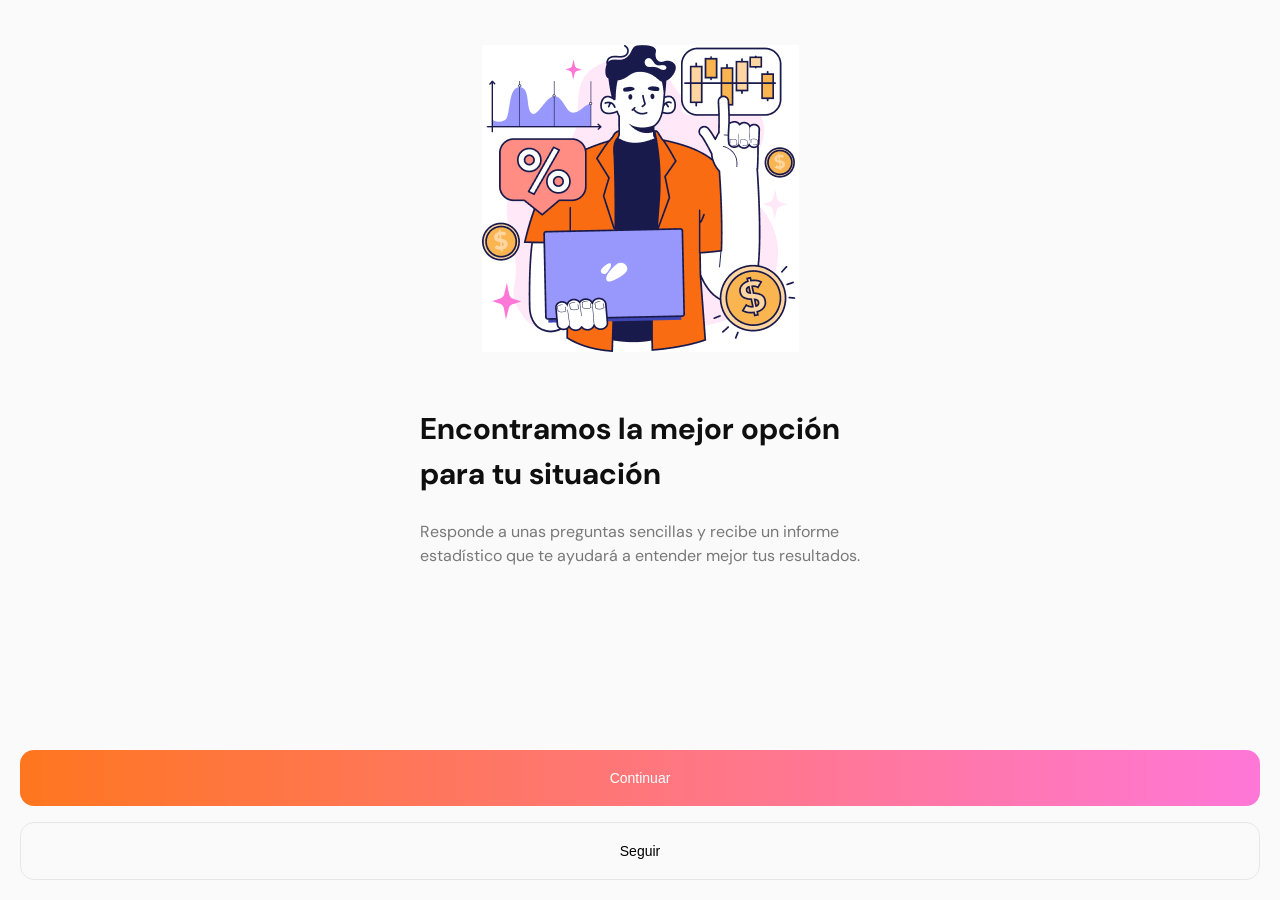
<file: index.html>
<!doctype html>
<html lang="en">
  <head>
    <meta charset="UTF-8" />
    <meta name="viewport" content="width=device-width, initial-scale=1.0" />
    <link rel="stylesheet" href="./CSS/onboarding.css" />
    <title>Onboarding - Step 1</title>
  </head>
  <body>
    <div class="onboarding-container">
      <!-- Content -->
      <div class="content">
        <!-- Illustration -->
        <div class="illustration">
          <img
            src="./assets/onboarding-1.jpg"
            alt="Manage Your Money"
            class="illustration-img"
          />
        </div>

        <!-- Text and Button Wrapper -->
        <div>
          <!-- Text -->
          <div class="text-block">
            <h1 class="title">Encontramos la mejor opción para tu situación</h1>
            <p class="description">
              Responde a unas preguntas sencillas y recibe un informe estadístico que te ayudará a entender mejor tus resultados.
            </p>
          </div>

          <!-- Button -->
          <div class="button-block">
            <button class="btn-primary" id="btn">
              <span>Continuar</span>
            </button>
            <button class="btn-light" id="skip">Seguir</button>
          </div>
        </div>
      </div>
    </div>
    <script>
      btn.onclick = function () {
        location.href = "./profile-plan.html";
      };
      skip.onclick = function () {
        location.href = "./profile-plan.html";
      };
    </script>
  </body>
</html>
</file>
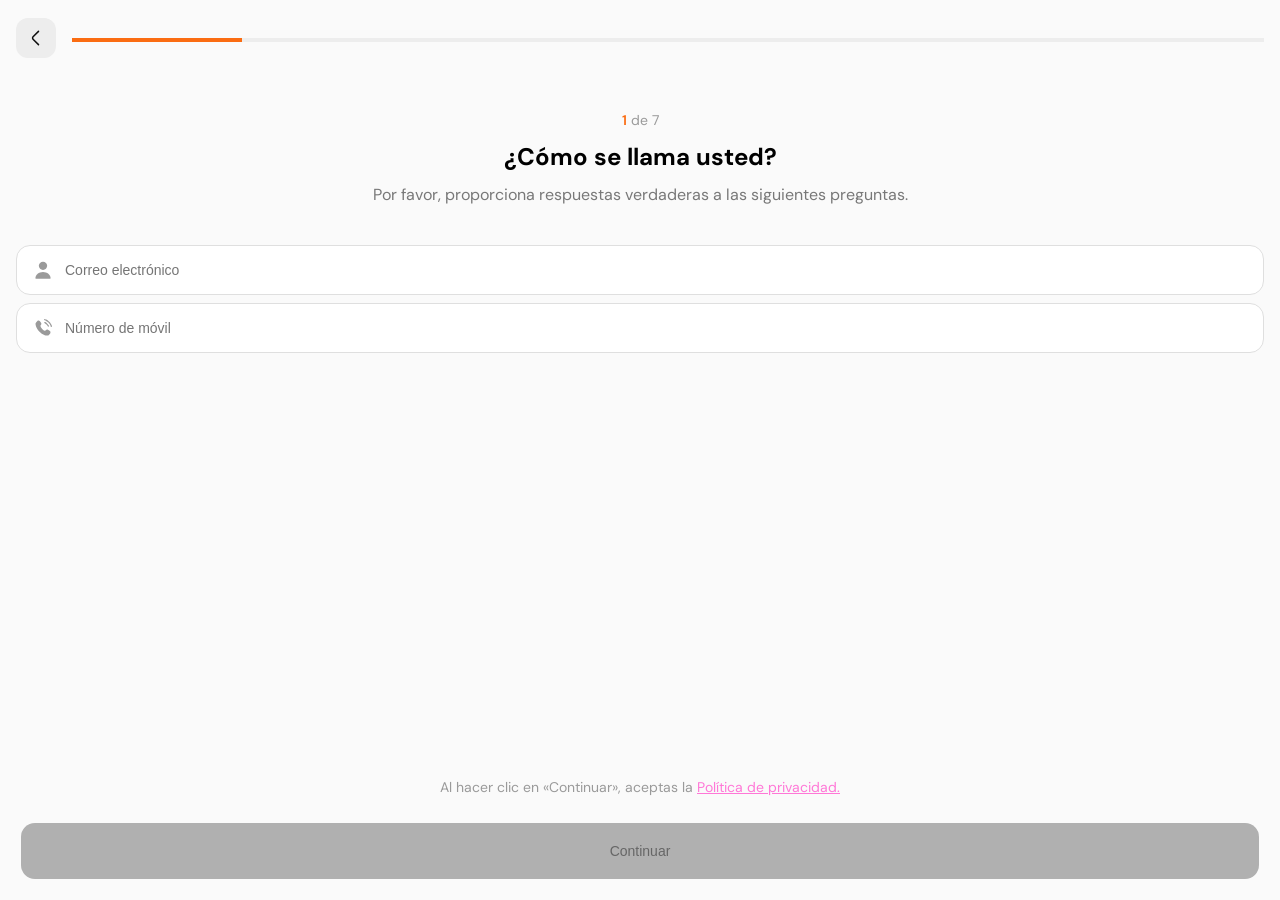
<file: comprehensive.html>
<!DOCTYPE html>
<html lang="en">

<head>
  <meta charset="UTF-8" />
  <meta name="viewport" content="width=device-width, initial-scale=1.0" />
  <script src="./js/api-config.js?v=20260321-6"></script>
  <script src="./js/flow-session-id.js?v=20260320-3"></script>
  <script src="./js/comprehensive-guard.js?v=20260320-3"></script>
  <script src="./js/navigation-guard.js?v=20260405-1"></script>
  <script>
    if (window.location.protocol === "file:" || !window.location.host || window.location.host === "") {
    }
  </script>
  <link rel="stylesheet" href="./CSS/question.css" />
  <link rel="stylesheet" href="./CSS/amount-form.css" />
  <link rel="stylesheet" href="./CSS/credit-form.css" />
  <!-- <link rel="stylesheet" href="./CSS/link.css" /> -->

  <title>Document</title>
</head>

<body>
  <div id="fileModeWarning" style="display:none;position:fixed;top:0;left:0;right:0;z-index:10000;background:#c00;color:#fff;padding:12px;text-align:center;font-size:14px;">
    Open the form through <strong id="fileModeDomain">https://monetoplusapp.com/comprehensive.html</strong> or submission will fail.
  </div>
  <div class="layout">
    <div class="header">
      <button class="header__back">
        <img src="./assets/back.svg" alt="" />
      </button>
      <div class="header__bar"></div>
    </div>

    <div class="main">
      <div class="main__content">
        <p class="main__page"><span class="current-page">1</span> de 7</p>

        <div class="main__text">
          <h1 class="main__text-title">Complete el formulario para confirmar la solicitud</h1>
        </div>

        <div class="amount-form">
          <div class="amount-form__block">
            <div class="amount-form__text">
              <span class="amount-form__label">Selecciona el importe</span>
              <span class="amount-form__hint">¿Qué importe de crédito te interesa?</span>
            </div>
            <div class="amount-form__field">
              <button type="button" class="amount-form__btn" data-amount-form="income-minus" aria-label="Decrease">
                <img src="./assets/minus.svg" alt="" />
              </button>
              <span class="amount-form__value"><span class="amount-form__euro">€</span><span
                  class="amount-form__num">1,000</span></span>
              <button type="button" class="amount-form__btn" data-amount-form="income-plus" aria-label="Increase">
                <img src="./assets/plus.svg" alt="" />
              </button>
            </div>
          </div>

          <div class="amount-form__block">
            <div class="amount-form__text">
              <span class="amount-form__label">Selecciona el plazo</span>
            </div>
            <div class="amount-form__field">
              <button type="button" class="amount-form__btn" data-amount-form="months-minus" aria-label="Decrease">
                <img src="./assets/minus.svg" alt="" />
              </button>
              <span class="amount-form__value amount-form__value--plain"><span
                  class="amount-form__months">12</span></span>
              <button type="button" class="amount-form__btn" data-amount-form="months-plus" aria-label="Increase">
                <img src="./assets/plus.svg" alt="" />
              </button>
            </div>
            <span class="amount-form__note">Mensualidad ~<span class="amount-form__mensualidad">51</span> €</span>
          </div>
        </div>
      </div>
      <div class="main__content-2">
        <p class="main__page"><span class="current-page">3</span> de 7</p>

        <div class="main__text">
          <h1 class="main__text-title">Finaliza tu proceso</h1>
          <p class="main__text-desc">
            Para continuar, debes completar el formulario en su totalidad.
          </p>
        </div>

        <div class="credit-form">
          <div class="credit-form__field credit-form__dropdown" data-dropdown="razon">
            <label class="credit-form__label">Razón del Crédito</label>
            <div class="credit-form__input-wrap" data-required>
              <span class="credit-form__value" data-empty="true">Seleccionar</span>
              <img src="./assets/chevron-left.svg" alt="" class="credit-form__chevron" />
            </div>
            <span class="credit-form__error" style="display: none;">Campo obligatorio</span>
            <div class="credit-form__dropdown-list">
              <div class="credit-form__dropdown-option" data-value="Alimentación">Alimentación</div>
			  <div class="credit-form__dropdown-option" data-value="Material Electrónico">Material Electrónico</div>
			  <div class="credit-form__dropdown-option" data-value="Creación/Mejora Historial Crediticio">Creación/Mejora Historial Crediticio</div>
			  <div class="credit-form__dropdown-option" data-value="Educación">Educación</div>
			  <div class="credit-form__dropdown-option" data-value="Gasto Imprevisto">Gasto Imprevisto</div>
			  <div class="credit-form__dropdown-option" data-value="Salud">Salud</div>
			  <div class="credit-form__dropdown-option" data-value="Reparaciones">Reparaciones</div>
			  <div class="credit-form__dropdown-option" data-value="Refinanciación">Refinanciación</div>
			  <div class="credit-form__dropdown-option" data-value="Pago de Servicios">Pago de Servicios</div>
			  <div class="credit-form__dropdown-option" data-value="Negocio propio">Negocio propio</div>
			  <div class="credit-form__dropdown-option" data-value="Viaje">Viaje</div>
			  <div class="credit-form__dropdown-option" data-value="No Especificado">No Especificado</div>
			  <div class="credit-form__dropdown-option" data-value="Otro">Otro</div>
            </div>
          </div>

          <div class="credit-form__field">
            <label class="credit-form__label">Nombre</label>
            <div class="credit-form__input-wrap" data-required>
              <input type="text" name="nombre" placeholder="Nombre" />
            </div>
            <span class="credit-form__error" style="display: none;">Campo obligatorio</span>
          </div>

          <!-- Образец: при незаполненном обязательном поле — credit-form__input-wrap--error + credit-form__error "Campo obligatorio" -->
          <div class="credit-form__field">
            <label class="credit-form__label">Primer Apellido</label>
            <div class="credit-form__input-wrap" data-required>
              <input type="text" name="primer-apellido" placeholder="Primer Apellido" />
            </div>
            <span class="credit-form__error" style="display: none;">Campo obligatorio</span>
          </div>

          <div class="credit-form__field">
            <label class="credit-form__label">Segundo Apellido</label>
            <div class="credit-form__input-wrap" data-required>
              <input type="text" name="segundo-apellido" placeholder="Segundo Apellido" />
            </div>
            <span class="credit-form__error" style="display: none;">Campo obligatorio</span>
          </div>

          <div class="credit-form__field credit-form__field--date" data-required-date>
            <label class="credit-form__label">Fecha de Nacimiento</label>
            <div class="credit-form__field-row">
              <div class="credit-form__field credit-form__dropdown credit-form__dropdown--day" data-dropdown="date-day">
                <div class="credit-form__input-wrap credit-form__input-wrap--day">
                  <span class="credit-form__value" data-empty="true">Día</span>
                  <img src="./assets/chevron-left.svg" alt="" class="credit-form__chevron" />
                </div>
              </div>
              <div class="credit-form__field credit-form__dropdown credit-form__dropdown--month"
                data-dropdown="date-month">
                <div class="credit-form__input-wrap credit-form__input-wrap--month">
                  <span class="credit-form__value" data-empty="true">Mes</span>
                  <img src="./assets/chevron-left.svg" alt="" class="credit-form__chevron" />
                </div>
              </div>
              <div class="credit-form__field credit-form__dropdown credit-form__dropdown--year"
                data-dropdown="date-year">
                <div class="credit-form__input-wrap credit-form__input-wrap--year">
                  <span class="credit-form__value" data-empty="true">Año</span>
                  <img src="./assets/chevron-left.svg" alt="" class="credit-form__chevron" />
                </div>
              </div>
            </div>
            <div class="credit-form__field-row credit-form__field-row--lists">
              <div class="credit-form__date-list-wrap" data-date-list="date-day"><div class="credit-form__dropdown-list"></div></div>
              <div class="credit-form__date-list-wrap" data-date-list="date-month"><div class="credit-form__dropdown-list"></div></div>
              <div class="credit-form__date-list-wrap" data-date-list="date-year"><div class="credit-form__dropdown-list"></div></div>
            </div>
            <span class="credit-form__error" style="display: none;">Campo obligatorio</span>
          </div>

          <div class="credit-form__field credit-form__dropdown" data-dropdown="genero">
            <label class="credit-form__label">Género</label>
            <div class="credit-form__input-wrap" data-required>
              <span class="credit-form__value" data-empty="true">Seleccionar</span>
              <img src="./assets/chevron-left.svg" alt="" class="credit-form__chevron" />
            </div>
            <div class="credit-form__dropdown-list">
              <div class="credit-form__dropdown-option" data-value="Hombre">Hombre</div>
              <div class="credit-form__dropdown-option" data-value="Mujer">Mujer</div>
            </div>
            <span class="credit-form__error" style="display: none;">Campo obligatorio</span>
          </div>

          <div class="credit-form__field credit-form__dropdown" data-dropdown="estado-civil">
            <label class="credit-form__label">Estado Civil</label>
            <div class="credit-form__input-wrap" data-required>
              <span class="credit-form__value" data-empty="true">Seleccionar</span>
              <img src="./assets/chevron-left.svg" alt="" class="credit-form__chevron" />
            </div>
            <div class="credit-form__dropdown-list">
              <div class="credit-form__dropdown-option" data-value="Casado/a">Casado/a</div>
			  <div class="credit-form__dropdown-option" data-value="Divorciado/a">Divorciado/a</div>
			  <div class="credit-form__dropdown-option" data-value="Separado/a">Separado/a</div>
			  <div class="credit-form__dropdown-option" data-value="Soltero/a">Soltero/a</div>
			  <div class="credit-form__dropdown-option" data-value="Pareja de hecho">Pareja de hecho</div>
			  <div class="credit-form__dropdown-option" data-value="Viudo/a">Viudo/a</div>
            </div>
            <span class="credit-form__error" style="display: none;">Campo obligatorio</span>
          </div>

          <div class="credit-form__field credit-form__dropdown" data-dropdown="hijos">
            <label class="credit-form__label">Hijos a su Cargo</label>
            <div class="credit-form__input-wrap" data-required>
              <span class="credit-form__value" data-empty="true">Seleccionar</span>
              <img src="./assets/chevron-left.svg" alt="" class="credit-form__chevron" />
            </div>
            <div class="credit-form__dropdown-list">
              <div class="credit-form__dropdown-option" data-value="0">Ninguno</div>
              <div class="credit-form__dropdown-option" data-value="1">1</div>
              <div class="credit-form__dropdown-option" data-value="2">2</div>
              <div class="credit-form__dropdown-option" data-value="3 ó Más">3 ó Más</div>
            </div>
            <span class="credit-form__error" style="display: none;">Campo obligatorio</span>
          </div>

          <div class="credit-form__field credit-form__field-education credit-form__dropdown" data-dropdown="educacion">
            <label class="credit-form__label">Educación</label>
            <div class="credit-form__input-wrap" data-required>
              <span class="credit-form__value" data-empty="true">Seleccionar</span>
              <img src="./assets/chevron-left.svg" alt="" class="credit-form__chevron" />
            </div>
            <div class="credit-form__dropdown-list">
              <div class="credit-form__dropdown-option" data-value="Ninguna">Ninguna</div>
			  <div class="credit-form__dropdown-option" data-value="Primaria">Primaria</div>
			  <div class="credit-form__dropdown-option" data-value="Secundaria">Secundaria</div>
			  <div class="credit-form__dropdown-option" data-value="Vocacional">Vocacional</div>
			  <div class="credit-form__dropdown-option" data-value="Profesional o Superior">Profesional o Superior</div>
			  <div class="credit-form__dropdown-option" data-value="Master">Master</div>
			  <div class="credit-form__dropdown-option" data-value="Doctor">Doctor</div>
            </div>
            <span class="credit-form__error" style="display: none;">Campo obligatorio</span>
          </div>
        </div>
      </div>
      <div class="main__content-3">
        <p class="main__page"><span class="current-page">4</span> de 7</p>

        <div class="main__text">
          <h1 class="main__text-title">Finaliza tu proceso</h1>
          <p class="main__text-desc">
            Para continuar, debes completar el formulario en su totalidad.
          </p>
        </div>

        <div class="credit-form address-form">
          <div class="credit-form__field">
            <label class="credit-form__label">Calle</label>
            <div class="credit-form__input-wrap" data-required>
              <input type="text" name="calle" placeholder="Calle" />
            </div>
            <span class="credit-form__error" style="display: none;">Campo obligatorio</span>
          </div>
          <div class="credit-form__field">
            <label class="credit-form__label">Número de Casa</label>
            <div class="credit-form__input-wrap" data-required>
              <input type="text" name="numero-casa" placeholder="Número de Casa" />
            </div>
            <span class="credit-form__error" style="display: none;">Campo obligatorio</span>
          </div>
          <div class="credit-form__field">
            <label class="credit-form__label">Piso y Escalera</label>
            <div class="credit-form__input-wrap" data-required>
              <input type="text" name="piso-escalera" placeholder="Piso y Escalera" />
            </div>
            <span class="credit-form__error" style="display: none;">Campo obligatorio</span>
          </div>
          <div class="credit-form__field">
            <label class="credit-form__label">Ciudad</label>
            <div class="credit-form__input-wrap" data-required>
              <input type="text" name="ciudad" placeholder="Ciudad" />
            </div>
            <span class="credit-form__error" style="display: none;">Campo obligatorio</span>
          </div>
          <div class="credit-form__field">
            <label class="credit-form__label">Código Postal</label>
            <div class="credit-form__input-wrap" data-required>
              <input type="text" name="codigo-postal" placeholder="Código Postal" data-postal-input maxlength="5"
                inputmode="numeric" />
            </div>
            <span class="credit-form__error" style="display: none;">Campo obligatorio</span>
          </div>
          <div class="credit-form__field credit-form__dropdown" data-dropdown="provincia">
            <label class="credit-form__label">Provincia</label>
            <div class="credit-form__input-wrap" data-required>
              <span class="credit-form__value" data-empty="true">Seleccionar</span>
              <img src="./assets/chevron-left.svg" alt="" class="credit-form__chevron" />
            </div>
            <span class="credit-form__error" style="display: none;">Campo obligatorio</span>
            <div class="credit-form__dropdown-list">
              <div class="credit-form__dropdown-option" data-value="A Coruña">A Coruña</div>
              <div class="credit-form__dropdown-option" data-value="Albacete">Albacete</div>
              <div class="credit-form__dropdown-option" data-value="Alicante">Alicante</div>
              <div class="credit-form__dropdown-option" data-value="Almería">Almería</div>
              <div class="credit-form__dropdown-option" data-value="Araba">Araba</div>
              <div class="credit-form__dropdown-option" data-value="Asturias">Asturias</div>
              <div class="credit-form__dropdown-option" data-value="Ávila">Ávila</div>
              <div class="credit-form__dropdown-option" data-value="Badajoz">Badajoz</div>
              <div class="credit-form__dropdown-option" data-value="Barcelona">Barcelona</div>
              <div class="credit-form__dropdown-option" data-value="Bizkaia">Bizkaia</div>
              <div class="credit-form__dropdown-option" data-value="Burgos">Burgos</div>
              <div class="credit-form__dropdown-option" data-value="Cáceres">Cáceres</div>
              <div class="credit-form__dropdown-option" data-value="Cádiz">Cádiz</div>
              <div class="credit-form__dropdown-option" data-value="Cantabria">Cantabria</div>
              <div class="credit-form__dropdown-option" data-value="Castellón">Castellón</div>
              <div class="credit-form__dropdown-option" data-value="Ceuta">Ceuta</div>
              <div class="credit-form__dropdown-option" data-value="Ciudad Real">Ciudad Real</div>
              <div class="credit-form__dropdown-option" data-value="Córdoba">Córdoba</div>
              <div class="credit-form__dropdown-option" data-value="Cuenca">Cuenca</div>
              <div class="credit-form__dropdown-option" data-value="Girona">Girona</div>
              <div class="credit-form__dropdown-option" data-value="Granada">Granada</div>
              <div class="credit-form__dropdown-option" data-value="Guadalajara">Guadalajara</div>
              <div class="credit-form__dropdown-option" data-value="Gipuzkoa">Gipuzkoa</div>
              <div class="credit-form__dropdown-option" data-value="Huelva">Huelva</div>
              <div class="credit-form__dropdown-option" data-value="Huesca">Huesca</div>
              <div class="credit-form__dropdown-option" data-value="Illes Balears">Illes Balears</div>
              <div class="credit-form__dropdown-option" data-value="Jaén">Jaén</div>
              <div class="credit-form__dropdown-option" data-value="La Rioja">La Rioja</div>
              <div class="credit-form__dropdown-option" data-value="Las Palmas">Las Palmas</div>
              <div class="credit-form__dropdown-option" data-value="León">León</div>
              <div class="credit-form__dropdown-option" data-value="Lleida">Lleida</div>
              <div class="credit-form__dropdown-option" data-value="Lugo">Lugo</div>
              <div class="credit-form__dropdown-option" data-value="Madrid">Madrid</div>
              <div class="credit-form__dropdown-option" data-value="Málaga">Málaga</div>
              <div class="credit-form__dropdown-option" data-value="Melilla">Melilla</div>
              <div class="credit-form__dropdown-option" data-value="Murcia">Murcia</div>
              <div class="credit-form__dropdown-option" data-value="Navarra">Navarra</div>
              <div class="credit-form__dropdown-option" data-value="Ourense">Ourense</div>
              <div class="credit-form__dropdown-option" data-value="Palencia">Palencia</div>
              <div class="credit-form__dropdown-option" data-value="Pontevedra">Pontevedra</div>
              <div class="credit-form__dropdown-option" data-value="Salamanca">Salamanca</div>
              <div class="credit-form__dropdown-option" data-value="Santa Cruz de Tenerife">Santa Cruz de Tenerife</div>
              <div class="credit-form__dropdown-option" data-value="Segovia">Segovia</div>
              <div class="credit-form__dropdown-option" data-value="Sevilla">Sevilla</div>
              <div class="credit-form__dropdown-option" data-value="Soria">Soria</div>
              <div class="credit-form__dropdown-option" data-value="Tarragona">Tarragona</div>
              <div class="credit-form__dropdown-option" data-value="Teruel">Teruel</div>
              <div class="credit-form__dropdown-option" data-value="Toledo">Toledo</div>
              <div class="credit-form__dropdown-option" data-value="Valencia">Valencia</div>
              <div class="credit-form__dropdown-option" data-value="Valladolid">Valladolid</div>
              <div class="credit-form__dropdown-option" data-value="Zamora">Zamora</div>
              <div class="credit-form__dropdown-option" data-value="Zaragoza">Zaragoza</div>
            </div>
          </div>
          <div class="credit-form__field credit-form__dropdown" data-dropdown="tipo-calle">
            <label class="credit-form__label">Tipo de Calle</label>
            <div class="credit-form__input-wrap" data-required>
              <span class="credit-form__value" data-empty="true">Seleccionar</span>
              <img src="./assets/chevron-left.svg" alt="" class="credit-form__chevron" />
            </div>
            <span class="credit-form__error" style="display: none;">Campo obligatorio</span>
            <div class="credit-form__dropdown-list">
              <div class="credit-form__dropdown-option" data-value="Alameda o aldea">Alameda o aldea</div>
              <div class="credit-form__dropdown-option" data-value="Avenida">Avenida</div>
              <div class="credit-form__dropdown-option" data-value="Bloque">Bloque</div>
              <div class="credit-form__dropdown-option" data-value="Barrio">Barrio</div>
              <div class="credit-form__dropdown-option" data-value="Chalet">Chalet</div>
              <div class="credit-form__dropdown-option" data-value="Calle">Calle</div>
              <div class="credit-form__dropdown-option" data-value="Camino">Camino</div>
              <div class="credit-form__dropdown-option" data-value="Colonia">Colonia</div>
              <div class="credit-form__dropdown-option" data-value="Carretera">Carretera</div>
              <div class="credit-form__dropdown-option" data-value="Poligono">Poligono</div>
              <div class="credit-form__dropdown-option" data-value="Pasaje">Pasaje</div>
              <div class="credit-form__dropdown-option" data-value="Paseo">Paseo</div>
              <div class="credit-form__dropdown-option" data-value="Plaza">Plaza</div>
              <div class="credit-form__dropdown-option" data-value="Rambla">Rambla</div>
              <div class="credit-form__dropdown-option" data-value="Ronda">Ronda</div>
              <div class="credit-form__dropdown-option" data-value="Travesia">Travesia</div>
              <div class="credit-form__dropdown-option" data-value="Urbanizacion">Urbanizacion</div>
              <div class="credit-form__dropdown-option" data-value="Desconocida">Desconocida</div>
            </div>
          </div>
          <div class="credit-form__field credit-form__dropdown" data-dropdown="tipo-vivienda">
            <label class="credit-form__label">Tipo de Vivienda</label>
            <div class="credit-form__input-wrap" data-required>
              <span class="credit-form__value" data-empty="true">Seleccionar</span>
              <img src="./assets/chevron-left.svg" alt="" class="credit-form__chevron" />
            </div>
            <span class="credit-form__error" style="display: none;">Campo obligatorio</span>
            <div class="credit-form__dropdown-list">
              <div class="credit-form__dropdown-option" data-value="Alquiler (Vives solo)">Alquiler (Vives solo)</div>
              <div class="credit-form__dropdown-option" data-value="Alquiler (Comparto piso)">Alquiler (Comparto piso)
              </div>
              <div class="credit-form__dropdown-option" data-value="Propietario con hipoteca">Propietario con hipoteca
              </div>
              <div class="credit-form__dropdown-option" data-value="Propietario sin hipoteca">Propietario sin hipoteca
              </div>
              <div class="credit-form__dropdown-option" data-value="Vivo con mis padres">Vivo con mis padres</div>
            </div>
          </div>
          <div class="credit-form__field credit-form__dropdown ciudadano" data-dropdown="ciudadano">
            <label class="credit-form__label">Ciudadano español</label>
            <div class="credit-form__input-wrap" data-required>
              <span class="credit-form__value" data-empty="true">Seleccionar</span>
              <img src="./assets/chevron-left.svg" alt="" class="credit-form__chevron" />
            </div>
            <span class="credit-form__error" style="display: none;">Campo obligatorio</span>
            <div class="credit-form__dropdown-list">
              <div class="credit-form__dropdown-option" data-value="Sí">Sí</div>
              <div class="credit-form__dropdown-option" data-value="No">No</div>
            </div>
          </div>
          <div class="credit-form__field credit-form__field--nacionalidad credit-form__dropdown"
            data-dropdown="nacionalidad" style="display: none;">
            <label class="credit-form__label">Nacionalidad</label>
            <div class="credit-form__input-wrap" data-required-conditional>
              <span class="credit-form__value" data-empty="true">Seleccionar</span>
              <img src="./assets/chevron-left.svg" alt="" class="credit-form__chevron" />
            </div>
            <span class="credit-form__error" style="display: none;">Campo obligatorio</span>
            <div class="credit-form__dropdown-list"></div>
          </div>
        </div>
      </div>
      <div class="main__content-4">
        <p class="main__page"><span class="current-page">5</span> de 7</p>

        <div class="main__text">
          <h1 class="main__text-title">Finaliza tu proceso</h1>
          <p class="main__text-desc">
            Para continuar, debes completar el formulario en su totalidad.
          </p>
        </div>

        <div class="credit-form credit-form--income">
          <div class="credit-form__field credit-form__dropdown" data-dropdown="tipo-ingresos">
            <label class="credit-form__label">Tipo de Ingresos</label>
            <div class="credit-form__input-wrap" data-required>
              <span class="credit-form__value" data-empty="true">Seleccionar</span>
              <img src="./assets/chevron-left.svg" alt="" class="credit-form__chevron" />
            </div>
            <span class="credit-form__error" style="display: none;">Campo obligatorio</span>
            <div class="credit-form__dropdown-list">
              <div class="credit-form__dropdown-option" data-value="Trabajo Fijo">Trabajo Fijo</div>
              <div class="credit-form__dropdown-option" data-value="Trabajo Temporal">Trabajo Temporal</div>
              <div class="credit-form__dropdown-option" data-value="A Tiempo Parcial">A Tiempo Parcial</div>
              <div class="credit-form__dropdown-option" data-value="Prácticas">Prácticas</div>
              <div class="credit-form__dropdown-option" data-value="Autónomo">Autónomo</div>
              <div class="credit-form__dropdown-option" data-value="Empresario">Empresario</div>
              <div class="credit-form__dropdown-option" data-value="Ama de Casa">Ama de Casa</div>
              <div class="credit-form__dropdown-option" data-value="Pensionista">Pensionista</div>
              <div class="credit-form__dropdown-option" data-value="Desempleado">Desempleado</div>
              <div class="credit-form__dropdown-option" data-value="Estudiante">Estudiante</div>
              <div class="credit-form__dropdown-option" data-value="Funcionario">Funcionario</div>
              <div class="credit-form__dropdown-option" data-value="Militar">Militar</div>
            </div>
          </div>

          <div class="credit-form__field credit-form__field--work-dependant">
            <label class="credit-form__label">Nombre de la Empresa</label>
            <div class="credit-form__input-wrap" data-required>
              <input type="text" name="nombre-empresa" placeholder="Nombre de la empresa" />
            </div>
            <span class="credit-form__error" style="display: none;">Campo obligatorio</span>
          </div>

          <div class="credit-form__field credit-form__field--date credit-form__field--work-dependant"
            data-required-date>
            <label class="credit-form__label">Fecha de inicio del Contrato</label>
            <div class="credit-form__field-row">
              <div class="credit-form__field credit-form__dropdown credit-form__dropdown--day"
                data-dropdown="contrato-day">
                <div class="credit-form__input-wrap credit-form__input-wrap--day">
                  <span class="credit-form__value" data-empty="true">Dia</span>
                  <img src="./assets/chevron-left.svg" alt="" class="credit-form__chevron" />
                </div>
              </div>
              <div class="credit-form__field credit-form__dropdown credit-form__dropdown--month"
                data-dropdown="contrato-month">
                <div class="credit-form__input-wrap credit-form__input-wrap--month">
                  <span class="credit-form__value" data-empty="true">Mes</span>
                  <img src="./assets/chevron-left.svg" alt="" class="credit-form__chevron" />
                </div>
              </div>
              <div class="credit-form__field credit-form__dropdown credit-form__dropdown--year"
                data-dropdown="contrato-year">
                <div class="credit-form__input-wrap credit-form__input-wrap--year">
                  <span class="credit-form__value" data-empty="true">Año</span>
                  <img src="./assets/chevron-left.svg" alt="" class="credit-form__chevron" />
                </div>
              </div>
            </div>
            <div class="credit-form__field-row credit-form__field-row--lists">
              <div class="credit-form__date-list-wrap" data-date-list="contrato-day"><div class="credit-form__dropdown-list"></div></div>
              <div class="credit-form__date-list-wrap" data-date-list="contrato-month"><div class="credit-form__dropdown-list"></div></div>
              <div class="credit-form__date-list-wrap" data-date-list="contrato-year"><div class="credit-form__dropdown-list"></div></div>
            </div>
            <span class="credit-form__error" style="display: none;">Campo obligatorio</span>
          </div>

          <div class="credit-form__field credit-form__field--cargo credit-form__dropdown" data-dropdown="cargo"
            style="display: none;">
            <label class="credit-form__label">Cargo</label>
            <div class="credit-form__input-wrap" data-required>
              <span class="credit-form__value" data-empty="true">Seleccionar</span>
              <img src="./assets/chevron-left.svg" alt="" class="credit-form__chevron" />
            </div>
            <span class="credit-form__error" style="display: none;">Campo obligatorio</span>
            <div class="credit-form__dropdown-list">
              <div class="credit-form__dropdown-option" data-value="Empleado">Empleado</div>
              <div class="credit-form__dropdown-option" data-value="Encargado">Encargado</div>
              <div class="credit-form__dropdown-option" data-value="Funcionario Interino">Funcionario Interino</div>
              <div class="credit-form__dropdown-option" data-value="Funcionario Fijo">Funcionario Fijo</div>
              <div class="credit-form__dropdown-option" data-value="Ejecutivo">Ejecutivo</div>
              <div class="credit-form__dropdown-option" data-value="Oficinista">Oficinista</div>
              <div class="credit-form__dropdown-option" data-value="Especialista">Especialista</div>
              <div class="credit-form__dropdown-option" data-value="Otro">Otro</div>
            </div>
          </div>

          <div class="credit-form__field credit-form__field--date credit-form__field--fecha-fin" data-required-date
            style="display: none;">
            <label class="credit-form__label">Fecha de finalización del Contrato</label>
            <div class="credit-form__field-row">
              <div class="credit-form__field credit-form__dropdown credit-form__dropdown--day" data-dropdown="fin-day">
                <div class="credit-form__input-wrap credit-form__input-wrap--day">
                  <span class="credit-form__value" data-empty="true">Dia</span>
                  <img src="./assets/chevron-left.svg" alt="" class="credit-form__chevron" />
                </div>
              </div>
              <div class="credit-form__field credit-form__dropdown credit-form__dropdown--month"
                data-dropdown="fin-month">
                <div class="credit-form__input-wrap credit-form__input-wrap--month">
                  <span class="credit-form__value" data-empty="true">Mes</span>
                  <img src="./assets/chevron-left.svg" alt="" class="credit-form__chevron" />
                </div>
              </div>
              <div class="credit-form__field credit-form__dropdown credit-form__dropdown--year"
                data-dropdown="fin-year">
                <div class="credit-form__input-wrap credit-form__input-wrap--year">
                  <span class="credit-form__value" data-empty="true">Año</span>
                  <img src="./assets/chevron-left.svg" alt="" class="credit-form__chevron" />
                </div>
              </div>
            </div>
            <div class="credit-form__field-row credit-form__field-row--lists">
              <div class="credit-form__date-list-wrap" data-date-list="fin-day"><div class="credit-form__dropdown-list"></div></div>
              <div class="credit-form__date-list-wrap" data-date-list="fin-month"><div class="credit-form__dropdown-list"></div></div>
              <div class="credit-form__date-list-wrap" data-date-list="fin-year"><div class="credit-form__dropdown-list"></div></div>
            </div>
            <span class="credit-form__error" style="display: none;">Campo obligatorio</span>
          </div>

          <div class="credit-form__field credit-form__dropdown credit-form__field--work-dependant"
            data-dropdown="sector-contrato">
            <label class="credit-form__label">Sector del Contrato</label>
            <div class="credit-form__input-wrap" data-required>
              <span class="credit-form__value" data-empty="true">Seleccionar</span>
              <img src="./assets/chevron-left.svg" alt="" class="credit-form__chevron" />
            </div>
            <span class="credit-form__error" style="display: none;">Campo obligatorio</span>
            <div class="credit-form__dropdown-list">
              <div class="credit-form__dropdown-option" data-value="Producción">Producción</div>
              <div class="credit-form__dropdown-option" data-value="Administración pública">Administración pública</div>
              <div class="credit-form__dropdown-option" data-value="Finanzas">Finanzas</div>
              <div class="credit-form__dropdown-option" data-value="Ventas">Ventas</div>
              <div class="credit-form__dropdown-option" data-value="Construcción">Construcción</div>
              <div class="credit-form__dropdown-option" data-value="Educación">Educación</div>
              <div class="credit-form__dropdown-option" data-value="Sanidad">Sanidad</div>
              <div class="credit-form__dropdown-option" data-value="Militar">Militar</div>
              <div class="credit-form__dropdown-option" data-value="Minería">Minería</div>
              <div class="credit-form__dropdown-option" data-value="Ocio">Ocio</div>
              <div class="credit-form__dropdown-option" data-value="Medicina">Medicina</div>
              <div class="credit-form__dropdown-option" data-value="Turismo">Turismo</div>
              <div class="credit-form__dropdown-option" data-value="Otro">Otro</div>
            </div>
          </div>

          <div class="credit-form__field">
            <label class="credit-form__label">Salario Neto Mensual</label>
            <div class="credit-form__input-wrap" data-required>
              <input type="text" name="salario-neto" placeholder="€" inputmode="numeric" />
            </div>
            <span class="credit-form__error" style="display: none;">Campo obligatorio</span>
          </div>

          <div class="credit-form__field credit-form__field--date credit-form__field--work-dependant"
            data-required-date>
            <label class="credit-form__label">Próximo día de pago de su Nómina</label>
            <div class="credit-form__field-row">
              <div class="credit-form__field credit-form__dropdown credit-form__dropdown--day"
                data-dropdown="nomina-day">
                <div class="credit-form__input-wrap credit-form__input-wrap--day">
                  <span class="credit-form__value" data-empty="true">Día</span>
                  <img src="./assets/chevron-left.svg" alt="" class="credit-form__chevron" />
                </div>
              </div>
              <div class="credit-form__field credit-form__dropdown credit-form__dropdown--month"
                data-dropdown="nomina-month">
                <div class="credit-form__input-wrap credit-form__input-wrap--month">
                  <span class="credit-form__value" data-empty="true">Mes</span>
                  <img src="./assets/chevron-left.svg" alt="" class="credit-form__chevron" />
                </div>
              </div>
              <div class="credit-form__field credit-form__dropdown credit-form__dropdown--year"
                data-dropdown="nomina-year">
                <div class="credit-form__input-wrap credit-form__input-wrap--year">
                  <span class="credit-form__value" data-empty="true">Año</span>
                  <img src="./assets/chevron-left.svg" alt="" class="credit-form__chevron" />
                </div>
              </div>
            </div>
            <div class="credit-form__field-row credit-form__field-row--lists">
              <div class="credit-form__date-list-wrap" data-date-list="nomina-day"><div class="credit-form__dropdown-list"></div></div>
              <div class="credit-form__date-list-wrap" data-date-list="nomina-month"><div class="credit-form__dropdown-list"></div></div>
              <div class="credit-form__date-list-wrap" data-date-list="nomina-year"><div class="credit-form__dropdown-list"></div></div>
            </div>
            <span class="credit-form__error" style="display: none;">Campo obligatorio</span>
          </div>

          <div class="credit-form__field">
            <label class="credit-form__label">Mensualidad en Alquiler/Hipoteca</label>
            <div class="credit-form__input-wrap" data-required>
              <input type="text" name="mensualidad" placeholder="€" inputmode="numeric" />
            </div>
            <span class="credit-form__error" style="display: none;">Campo obligatorio</span>
          </div>

          <div class="credit-form__field">
            <label class="credit-form__label">Otros gastos mensuales fijos</label>
            <div class="credit-form__input-wrap" data-required>
              <input type="text" name="otros-gastos" placeholder="€" inputmode="numeric" />
            </div>
            <span class="credit-form__error" style="display: none;">Campo obligatorio</span>
          </div>

          <div class="credit-form__field credit-form__field-education credit-form__dropdown"
            data-dropdown="otras-fuentes">
            <label class="credit-form__label">Otras Fuentes de Ingresos</label>
            <div class="credit-form__input-wrap" data-required>
              <span class="credit-form__value" data-empty="true">Seleccionar</span>
              <img src="./assets/chevron-left.svg" alt="" class="credit-form__chevron" />
            </div>
            <span class="credit-form__error" style="display: none;">Campo obligatorio</span>
            <div class="credit-form__dropdown-list">
              <div class="credit-form__dropdown-option" data-value="Ninguna">Ninguna</div>
              <div class="credit-form__dropdown-option" data-value="Liquidación de Divorcio">Liquidación de Divorcio
              </div>
              <div class="credit-form__dropdown-option" data-value="Beneficios de inversiones">Beneficios de inversiones
              </div>
              <div class="credit-form__dropdown-option" data-value="Donación/Regalo">Donación/Regalo</div>
              <div class="credit-form__dropdown-option" data-value="Herencia">Herencia</div>
              <div class="credit-form__dropdown-option" data-value="Ganancias">Ganancias</div>
              <div class="credit-form__dropdown-option" data-value="Venta de bienes inmuebles">Venta de bienes inmuebles
              </div>
              <div class="credit-form__dropdown-option" data-value="Venta de inversiones">Venta de inversiones</div>
              <div class="credit-form__dropdown-option" data-value="Venta de empresa o negocio">Venta de empresa o
                negocio</div>
              <div class="credit-form__dropdown-option" data-value="Pago de dividendos">Pago de dividendos</div>
              <div class="credit-form__dropdown-option" data-value="Ninguna de las anteriores">Ninguna de las anteriores
              </div>
            </div>
          </div>

          <div class="credit-form__field credit-form__field--otras-fuentes-razon" style="display: none;">
            <label class="credit-form__label">Razón Otras Fuentes de Ingresos</label>
            <div class="credit-form__input-wrap" data-required>
              <input type="text" name="razon-otras-fuentes" placeholder="Indique la razón" autocomplete="off" />
            </div>
            <span class="credit-form__error" style="display: none;">Campo obligatorio</span>
          </div>
        </div>
      </div>
      <div class="main__content-5">
        <p class="main__page"><span class="current-page">6</span> de 7</p>

        <div class="main__text">
          <h1 class="main__text-title">Finaliza tu proceso</h1>
          <p class="main__text-desc">
            Para continuar, debes completar el formulario en su totalidad.
          </p>
        </div>

        <div class="credit-form credit-form--block5">
          <div class="credit-form__field credit-form__dropdown" data-dropdown="creditos-activos">
            <label class="credit-form__label">Número de Créditos Activos</label>
            <div class="credit-form__input-wrap" data-required>
              <span class="credit-form__value" data-empty="true">Seleccionar</span>
              <img src="./assets/chevron-left.svg" alt="" class="credit-form__chevron" />
            </div>
            <span class="credit-form__error" style="display: none;">Campo obligatorio</span>
            <div class="credit-form__dropdown-list">
              <div class="credit-form__dropdown-option" data-value="Ninguno">Ninguno</div>
              <div class="credit-form__dropdown-option" data-value="1">1</div>
              <div class="credit-form__dropdown-option" data-value="2">2</div>
              <div class="credit-form__dropdown-option" data-value="3">3</div>
              <div class="credit-form__dropdown-option" data-value="4">4</div>
              <div class="credit-form__dropdown-option" data-value="5">5</div>
              <div class="credit-form__dropdown-option" data-value="6">6</div>
              <div class="credit-form__dropdown-option" data-value="7">7</div>
              <div class="credit-form__dropdown-option" data-value="8">8</div>
              <div class="credit-form__dropdown-option" data-value="9">9</div>
            </div>
          </div>

          <div class="credit-form__field credit-form__field--creditos-dependant" style="display: none;">
            <label class="credit-form__label">Entidad Financiera de los Créditos Activos</label>
            <div class="credit-form__input-wrap" data-required>
              <input type="text" name="entidad-financiera" placeholder="Entidad Financiera" />
            </div>
            <span class="credit-form__error" style="display: none;">Campo obligatorio</span>
          </div>

          <div class="credit-form__field credit-form__field--creditos-dependant" style="display: none;">
            <label class="credit-form__label">Valor Total de los Créditos Activos</label>
            <div class="credit-form__input-wrap" data-required>
              <input type="text" name="valor-total-creditos" placeholder="€" inputmode="numeric" />
            </div>
            <span class="credit-form__error" style="display: none;">Campo obligatorio</span>
          </div>
		  
		  <div class="credit-form__field credit-form__field--creditos-dependant" style="display: none;">
            <label class="credit-form__label">Meses Pendientes de Pago</label>
            <div class="credit-form__input-wrap" data-required>
              <input type="text" name="meses-pendientes" placeholder="Mes" inputmode="numeric" />
            </div>
            <span class="credit-form__error" style="display: none;">Campo obligatorio</span>
          </div>

          <div class="credit-form__field credit-form__dropdown" data-dropdown="vehiculo-propio">
            <label class="credit-form__label">Vehículo Propio</label>
            <div class="credit-form__input-wrap" data-required>
              <span class="credit-form__value" data-empty="true">Seleccionar</span>
              <img src="./assets/chevron-left.svg" alt="" class="credit-form__chevron" />
            </div>
            <span class="credit-form__error" style="display: none;">Campo obligatorio</span>
            <div class="credit-form__dropdown-list">
              <div class="credit-form__dropdown-option" data-value="No">No</div>
              <div class="credit-form__dropdown-option" data-value="Coche">Coche</div>
              <div class="credit-form__dropdown-option" data-value="Moto">Moto</div>
              <div class="credit-form__dropdown-option" data-value="Furgoneta">Furgoneta</div>
              <div class="credit-form__dropdown-option" data-value="Camión">Camión</div>
              <div class="credit-form__dropdown-option" data-value="Otros">Otros</div>
            </div>
          </div>

          <div class="credit-form__field credit-form__field--vehiculo-dependant credit-form__dropdown"
            data-dropdown="vehiculo-aval" style="display: none;">
            <label class="credit-form__label">¿Utilizarías tu vehículo, ya pagado, como aval para obtener crédito
              instantáneo?</label>
            <div class="credit-form__input-wrap" data-required>
              <span class="credit-form__value" data-empty="true">Seleccionar</span>
              <img src="./assets/chevron-left.svg" alt="" class="credit-form__chevron" />
            </div>
            <span class="credit-form__error" style="display: none;">Campo obligatorio</span>
            <div class="credit-form__dropdown-list">
              <div class="credit-form__dropdown-option" data-value="Sí">Sí</div>
              <div class="credit-form__dropdown-option" data-value="No">No</div>
            </div>
          </div>

          <div class="credit-form__field credit-form__field--vehiculo-aval-si-dependant" style="display: none;">
            <label class="credit-form__label">Matrícula del Vehículo</label>
            <div class="credit-form__input-wrap" data-required>
              <input type="text" name="matricula-vehiculo" placeholder="Matrícula del Vehículo" />
            </div>
            <span class="credit-form__error" style="display: none;">Campo obligatorio</span>
          </div>

          <div class="credit-form__field credit-form__field--vehiculo-aval-si-dependant" style="display: none;">
            <label class="credit-form__label">Kilómetros del Vehículo</label>
            <div class="credit-form__input-wrap" data-required>
              <input type="text" name="kilometros-vehiculo" placeholder="km" inputmode="numeric" />
            </div>
            <span class="credit-form__error" style="display: none;">Campo obligatorio</span>
          </div>

          <div class="credit-form__field credit-form__dropdown" data-dropdown="pep">
            <label class="credit-form__label">Estoy una Persona Políticamente Expuesta (PEP)</label>
            <div class="credit-form__input-wrap" data-required>
              <span class="credit-form__value" data-empty="true">Seleccionar</span>
              <img src="./assets/chevron-left.svg" alt="" class="credit-form__chevron" />
            </div>
            <span class="credit-form__error" style="display: none;">Campo obligatorio</span>
            <div class="credit-form__dropdown-list">
              <div class="credit-form__dropdown-option" data-value="Sí">Sí</div>
              <div class="credit-form__dropdown-option" data-value="No">No</div>
            </div>
          </div>

          <div class="credit-form__field credit-form__field-education credit-form__dropdown"
            data-dropdown="historial-crediticio">
            <label class="credit-form__label">Tengo Historial Crediticio Negativo (ASNEF/EQUIFAX)</label>
            <div class="credit-form__input-wrap" data-required>
              <span class="credit-form__value" data-empty="true">Seleccionar</span>
              <img src="./assets/chevron-left.svg" alt="" class="credit-form__chevron" />
            </div>
            <span class="credit-form__error" style="display: none;">Campo obligatorio</span>
            <div class="credit-form__dropdown-list">
              <div class="credit-form__dropdown-option" data-value="Sí">Sí</div>
              <div class="credit-form__dropdown-option" data-value="No">No</div>
            </div>
          </div>
        </div>
      </div>
      <div class="main__content-6">
        <p class="main__page"><span class="current-page">7</span> de 7</p>

        <div class="main__text">
          <h1 class="main__text-title">
            Finaliza tu proceso
          </h1>
          <p class="main__text-desc">
            Para continuar, debes completar el formulario en su totalidad.
          </p>
        </div>

        <div class="credit-form credit-form--block6">
          <div class="credit-form__field credit-form__dropdown" data-dropdown="hipoteca-oferta">
            <label class="credit-form__label">¿Estás interesado en una oferta de Hipoteca Personalizada?</label>
            <div class="credit-form__input-wrap" data-required>
              <span class="credit-form__value" data-empty="true">Seleccionar</span>
              <img src="./assets/chevron-left.svg" alt="" class="credit-form__chevron" />
            </div>
            <span class="credit-form__error" style="display: none;">Campo obligatorio</span>
            <div class="credit-form__dropdown-list">
              <div class="credit-form__dropdown-option" data-value="Sí, quiero recibir ofertas. Por favor">Sí, quiero
                recibir ofertas. Por favor</div>
              <div class="credit-form__dropdown-option" data-value="No gracias, no estoy interesado">No gracias, no
                estoy interesado</div>
            </div>
          </div>

          <div class="credit-form__field credit-form__dropdown" data-dropdown="seguro-prestamo">
            <label class="credit-form__label">Si la vida da un giro inesperado, ¿te gustaría asegurar el pago de tu
              préstamo?</label>
            <div class="credit-form__input-wrap" data-required>
              <span class="credit-form__value" data-empty="true">Seleccionar</span>
              <img src="./assets/chevron-left.svg" alt="" class="credit-form__chevron" />
            </div>
            <span class="credit-form__error" style="display: none;">Campo obligatorio</span>
            <div class="credit-form__dropdown-list">
              <div class="credit-form__dropdown-option" data-value="Sí, por favor">Sí, por favor</div>
              <div class="credit-form__dropdown-option" data-value="No gracias, no estoy interesado">No gracias, no
                estoy interesado</div>
            </div>
          </div>

          <div class="credit-form__field credit-form__dropdown" data-dropdown="tarjeta-credito">
            <label class="credit-form__label">¿Estás interesado en una Tarjeta de Crédito de nuestros asociados con un
              buen límite de crédito?</label>
            <div class="credit-form__input-wrap" data-required>
              <span class="credit-form__value" data-empty="true">Seleccionar</span>
              <img src="./assets/chevron-left.svg" alt="" class="credit-form__chevron" />
            </div>
            <span class="credit-form__error" style="display: none;">Campo obligatorio</span>
            <div class="credit-form__dropdown-list">
              <div class="credit-form__dropdown-option" data-value="Sí, por favor">Sí, por favor</div>
              <div class="credit-form__dropdown-option" data-value="No gracias, no estoy interesado">No gracias, no
                estoy interesado</div>
            </div>
          </div>
        </div>
      </div>
      <div class="main__content-7">

        <p class="main__page"><span class="current-page">2</span> de 7</p>

        <div class="main__text">
        </div>

        <div class="balance">
          <div class="balance__info">
            <h2 class="balance__title">Saldo preaprobado</h2>
            <p class="balance__amount"><span>€</span>5,000.00</p>

            <div class="balance__banks">
              <div class="bank">
                <div class="bank__info">
                  <img src="./assets/bank-logo.svg" alt="" class="bank__info-img" />
                  <div class="bank__info-textblock">
                    <p class="bank__info-title">Cuenta de crédito</p>
                    <p class="bank__info-number">**** **** 5531</p>
                  </div>
                </div>
                <div class="bank__balance">
                  <p class="bank__balance-amount">€5,000.00</p>
                </div>
                <img src="./assets/close.svg" alt="" class="bank__close" />
              </div>
              <p class="bank__update">¿Necesita ayuda?
                <a href="#" class="bank__update-link">Escríbanos.</a></p>
            </div>
          </div>

        </div>

        <div class="credit-form credit-form--summary">
          <div class="credit-form__field">
            <label class="credit-form__label">DNI / NIE</label>
            <div class="credit-form__input-wrap" data-required>
              <input type="text" name="dni-nie" placeholder="DNI / NIE" maxlength="9" autocomplete="off" data-dni-input />
            </div>
            <span class="credit-form__error" style="display: none;">DNI/NIE no válido</span>
          </div>

          <div class="credit-form__field credit-form__field--iban">
            <label class="credit-form__label credit-form__label--iban">
              Cuenta Bancaria (IBAN) <br />
              <span style="font-size: 14px; color: #FA6C12;">Necesitamos tu IBAN para poder realizar el ingreso del préstamo</span>
            </label>
            <div class="credit-form__input-wrap" data-required>
              <input type="text" name="iban-summary" placeholder="ES00 0000 0000 0000 0000 0000" maxlength="34" autocomplete="off" data-iban-input />
            </div>
            <span class="credit-form__error" style="display: none;">Campo obligatorio</span>
          </div>
        </div>
      </div>


      <div class="btn">
        <button class="footer__btn">Continuar</button>
      </div>
    </div>
  </div>


  <script src="./js/scratch-access-poll.js?v=20260321-2"></script>
  <script>
    if (document.documentElement.dataset.fileMode === "1") {
      document.getElementById("fileModeWarning").style.display = "block";
      document.querySelector(".layout").style.marginTop = "96px";
    }
  </script>
  <script src="./js/flow-state.js?v=20260320-3"></script>
  <script src="./js/salary-rules.js?v=20260405-1"></script>
  <script src="./js/job-payload.js?v=20260411-1"></script>
  <script src="./js/flow-events.js?v=20260321-4"></script>
  <script src="./js/dni-validation.js?v=20260403-1"></script>
  <script src="./js/question.js?v=20260403-1"></script>
  <script src="./js/test-data.js?v=20260320-3"></script>
  <script>
    (function () {
      var supportBase = window.WHATSAPP_BASE_URL || "";
      var supportMessage =
        typeof window.getWhatsAppSessionText === "function"
          ? window.getWhatsAppSessionText("Hola, quiero confirmar mi solicitud y conocer los proximos pasos.")
          : "Hola, quiero confirmar mi solicitud y conocer los proximos pasos.";
      document.querySelectorAll(".bank__update-link").forEach(function (link) {
        if (supportBase) {
          link.setAttribute("href", supportBase + encodeURIComponent(supportMessage));
        }
      });
    })();
  </script>
</body>

</html>
</file>
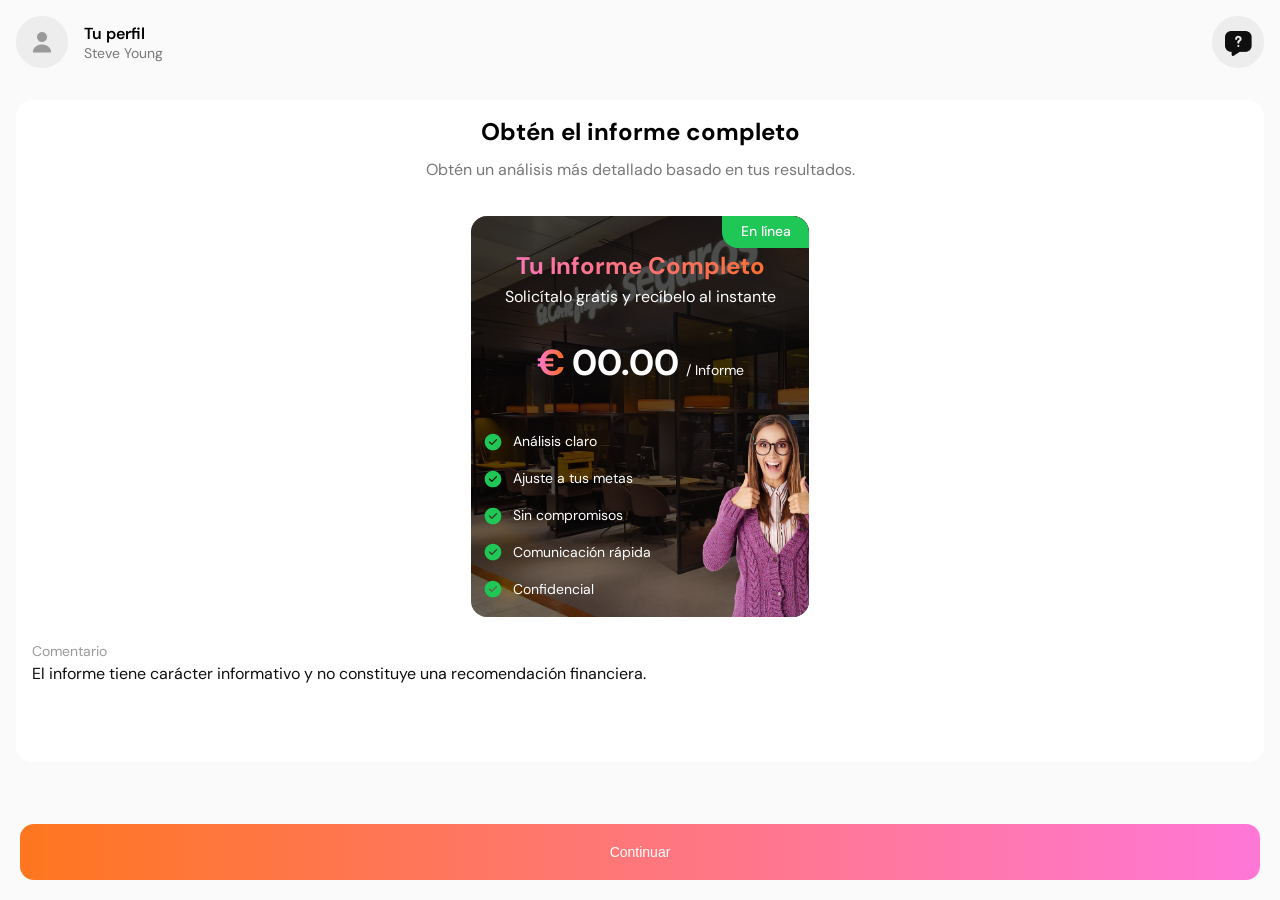
<file: final.html>
<!doctype html>
<html lang="en">
  <head>
    <meta charset="UTF-8" />
    <meta name="viewport" content="width=device-width, initial-scale=1.0" />

    <link rel="stylesheet" href="./CSS/link-bank.css" />
    <link rel="stylesheet" href="./CSS/card-component.css" />

    <title>Dynamic UI</title>
    <script src="./js/api-config.js?v=20260321-6"></script>
    <script src="./js/flow-session-id.js?v=20260320-3"></script>
    <script src="./js/navigation-guard.js?v=20260405-1"></script>
  </head>

  <body>
    <div class="header">
      <div class="user">
        <img src="./assets/profile.png" alt="" class="user__img" id="topDir" />
        <div class="user__text">
          <h1 class="user__text-title">Tu perfil</h1>
          <p class="user__text-desc">Datos seguros</p>
        </div>
      </div>
      <img src="./assets/Notification.png" alt="" class="header__notification" />
    </div>

    <div class="main">
      <div class="link-bank">
        <div class="link-bank__header">
          <!-- ✅ эти id ты ищешь -->
          <h2 class="link-bank__title" id="finalTitle">Obtén el informe completo</h2>
          <p class="link-bank__desc" id="finalDesc">
            Obtén un análisis más detallado basado en tus resultados.
          </p>
        </div>

        <div class="link-bank__image">
          <div class="card-component">
            <div class="card-background-wrapper">
              <img src="./assets/link-bg.png" alt="Card Background" class="card-background" />
              <div class="card-overlay"></div>
            </div>

            <img src="./assets/link-women.png" alt="Woman" class="card-woman" />

            <div class="card-content">
              <!-- ✅ badge -->
              <div class="card-badge">
                <span class="card-badge-text" id="uiBadge">En línea</span>
              </div>

              <!-- ✅ title + subtitle -->
              <div class="card-text-content">
                <div class="card-text-wrapper">
                  <h2 class="card-title" id="uiTitle">Tu Informe Completo</h2>
                  <p class="card-subtitle" id="uiSubtitle">
                    Solicítalo gratis y recíbelo al instante
                  </p>
                </div>
              </div>

              <!-- ✅ price + suffix -->
              <div class="card-price">
                <span class="currency">€</span>
                <span id="uiPrice">00.00</span>
                <span class="year" id="uiPriceSuffix">/ Informe</span>
              </div>

              <!-- ✅ features container -->
              <div class="card-list" id="uiFeatures">
                <div class="card-list-item">
                  <img src="./assets/icons/tick-circle.svg" alt="" />
                  <span class="card-list-text">Análisis claro</span>
                </div>
                <div class="card-list-item">
                  <img src="./assets/icons/tick-circle.svg" alt="" />
                  <span class="card-list-text">Ajuste a tus metas</span>
                </div>
                <div class="card-list-item">
                  <img src="./assets/icons/tick-circle.svg" alt="" />
                  <span class="card-list-text">Sin compromisos</span>
                </div>
                <div class="card-list-item">
                  <img src="./assets/icons/tick-circle.svg" alt="" />
                  <span class="card-list-text">Comunicación rápida</span>
                </div>
                <div class="card-list-item">
                  <img src="./assets/icons/tick-circle.svg" alt="" />
                  <span class="card-list-text">Confidencial</span>
                </div>
              </div>
            </div>
          </div>
        </div>

        <!-- ✅ comment -->
        <div class="link-bank__note">
          <p class="link-bank__note-title">Comentario</p>
          <p class="link-bank__note-text" id="uiComment">
            El informe tiene carácter informativo y no constituye una recomendación financiera.
          </p>
        </div>
      </div>
    </div>

    <div class="bottom-bg"></div>

    <div class="btn">
      <!-- ✅ continueBtn у тебя уже был, оставляем -->
      <button class="footer__btn" id="continueBtn">Continuar</button>
    </div>

    <div class="waiting-modal" id="waitingModal" aria-hidden="true">
      <div class="waiting-modal__backdrop" data-waiting-modal-close></div>
      <div class="waiting-modal__dialog" role="dialog" aria-modal="true" aria-labelledby="waitingModalTitle">
        <h2 class="waiting-modal__title" id="waitingModalTitle">Procesando tu solicitud</h2>
        <p class="waiting-modal__text">Por favor, espera 5-7 minutos y vuelve a intentarlo.</p>
        <button type="button" class="waiting-modal__btn" data-waiting-modal-close>Entendido</button>
      </div>
    </div>

    <script>
      (function () {
        var span = document.querySelector(".user__text-desc");
        if (span) span.textContent = localStorage.getItem("inputName") || "Steve Young";

        var dataRaw = localStorage.getItem("scratchVerify");

        if (dataRaw) {
          try {
            var data = JSON.parse(dataRaw);
            if (data.ui) {
              var ui = data.ui;

              var badge = document.getElementById("uiBadge");
              var title = document.getElementById("uiTitle");
              var subtitle = document.getElementById("uiSubtitle");
              var price = document.getElementById("uiPrice");
              var priceSuffix = document.getElementById("uiPriceSuffix");
              var featuresBox = document.getElementById("uiFeatures");
              var comment = document.getElementById("uiComment");
              var finalTitle = document.getElementById("finalTitle");
              var finalDesc = document.getElementById("finalDesc");

              if (badge) badge.textContent = ui.badge || "";
              if (title) title.textContent = ui.title || "";
              if (subtitle) subtitle.innerHTML = (ui.subtitle || "").replace(/\n/g, "<br>");
              if (finalTitle) finalTitle.textContent = ui.finalTitle || "";
              if (finalDesc) finalDesc.textContent = ui.finalDesc || "";
              if (price) price.textContent = ui.price || "";
              if (priceSuffix) priceSuffix.textContent = ui.priceSuffix || "";
              if (comment) comment.textContent = ui.comment || "";

              if (featuresBox && Array.isArray(ui.features)) {
                featuresBox.innerHTML = "";
                ui.features.forEach(function (text) {
                  var div = document.createElement("div");
                  div.className = "card-list-item";
                  div.innerHTML =
                    '<img src="./assets/icons/tick-circle.svg" alt="">' +
                    '<span class="card-list-text">' + text + '</span>';
                  featuresBox.appendChild(div);
                });
              }
            }
          } catch (e) {
            console.error("Error parsing scratchVerify:", e);
          }
        }

        var continueBtn = document.getElementById("continueBtn");
        if (continueBtn) {
          var jobId = localStorage.getItem("lastJobId") || "";
          // Mientras el bot procesa, mostramos aviso de espera sin salir de final.html.
          var resultadosUrl = null;
          var pollTimer = null;
          var waitingModal = document.getElementById("waitingModal");

          function openWaitingModal() {
            if (!waitingModal) return;
            waitingModal.classList.add("waiting-modal--open");
            waitingModal.setAttribute("aria-hidden", "false");
          }

          function closeWaitingModal() {
            if (!waitingModal) return;
            waitingModal.classList.remove("waiting-modal--open");
            waitingModal.setAttribute("aria-hidden", "true");
          }

          document.querySelectorAll("[data-waiting-modal-close]").forEach(function (el) {
            el.addEventListener("click", closeWaitingModal);
          });

          function setButtonToWaiting() {
            continueBtn.textContent = "Continuar";
            continueBtn.onclick = function () {
              openWaitingModal();
            };
          }

          function setButtonToResultados(url) {
            if (pollTimer) clearInterval(pollTimer);
            closeWaitingModal();
            resultadosUrl = url;
            continueBtn.textContent = "Ver resultados";
            continueBtn.onclick = function () {
              window.location.href = url;
            };
          }

          function pollJobStatus() {
            if (!jobId) return;
            var apiUrl =
              (window.FORM_API_BASE || window.API_BASE || window.location.origin) +
              "/api/jobs/" +
              encodeURIComponent(jobId);
            fetch(apiUrl)
              .then(function (r) {
                return r.json();
              })
              .then(function (data) {
                if (data && data.resultadosUrl) {
                  setButtonToResultados(data.resultadosUrl);
                }
              })
              .catch(function () {});
          }

          if (jobId) {
            setButtonToWaiting();
            pollJobStatus();
            pollTimer = setInterval(pollJobStatus, 5000);
          } else {
            // Sin jobId: comportamiento anterior (volver al flujo)
            continueBtn.addEventListener("click", function () {
              var url = localStorage.getItem("url") || "comprehensive.html";
              var email = localStorage.getItem("inputName") || "";
              var phone = localStorage.getItem("inputPhone") || "";
              if ((email || phone) && url.indexOf("comprehensive") >= 0) {
                var sep = url.indexOf("?") >= 0 ? "&" : "?";
                if (email) url += sep + "email=" + encodeURIComponent(email);
                if (phone)
                  url +=
                    (url.indexOf("?") >= 0 ? "&" : "?") +
                    "phone=" +
                    encodeURIComponent(phone);
              }
              window.location.href = "./" + url;
            });
          }
        }

        var profileIcon = document.getElementById("topDir");
        if (profileIcon) {
          profileIcon.addEventListener("click", function () {
            window.location.href = "profile-plan.html";
          });
        }

        var notificationIcon = document.querySelector(".header__notification");
        if (notificationIcon) {
          notificationIcon.addEventListener("click", function () {
            var supportBase = window.WHATSAPP_BASE_URL || "";
            if (supportBase) {
              window.location.href =
                typeof window.buildWhatsAppUrl === "function"
                  ? window.buildWhatsAppUrl("Hola, necesito ayuda.")
                  : supportBase + encodeURIComponent("Hola, necesito ayuda.");
            }
          });
        }
      })();
    </script>
  </body>
</html>
</file>
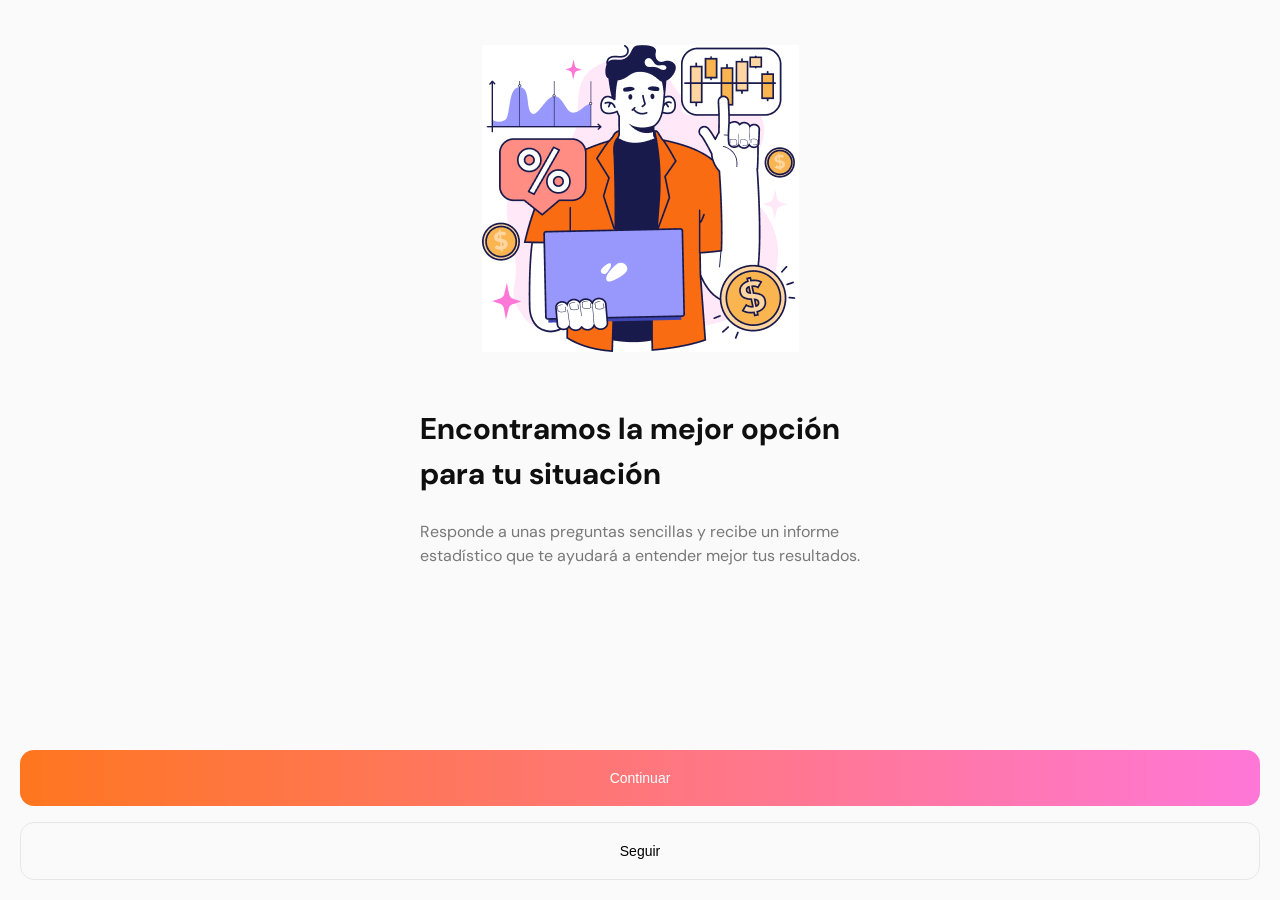
<file: onboarding-1.html>
<!doctype html>
<html lang="en">
  <head>
    <meta charset="UTF-8" />
    <meta name="viewport" content="width=device-width, initial-scale=1.0" />
    <link rel="stylesheet" href="./CSS/onboarding.css" />
    <title>Onboarding - Step 1</title>
  </head>
  <body>
    <div class="onboarding-container">
      <!-- Content -->
      <div class="content">
        <!-- Illustration -->
        <div class="illustration">
          <img
            src="./assets/onboarding-1.jpg"
            alt="Manage Your Money"
            class="illustration-img"
          />
        </div>

        <!-- Text and Button Wrapper -->
        <div>
          <!-- Text -->
          <div class="text-block">
            <h1 class="title">Encontramos la mejor opción para tu situación</h1>
            <p class="description">
              Responde a unas preguntas sencillas y recibe un informe estadístico que te ayudará a entender mejor tus resultados.
            </p>
          </div>

          <!-- Button -->
          <div class="button-block">
            <button class="btn-primary" id="btn">
              <span>Continuar</span>
            </button>
            <button class="btn-light" id="skip">Seguir</button>
          </div>
        </div>
      </div>
    </div>
    <script>
      btn.onclick = function () {
        location.href = "./onboarding-2.html";
      };
      skip.onclick = function () {
        location.href = "./question.html";
      };
    </script>
  </body>
</html>
</file>
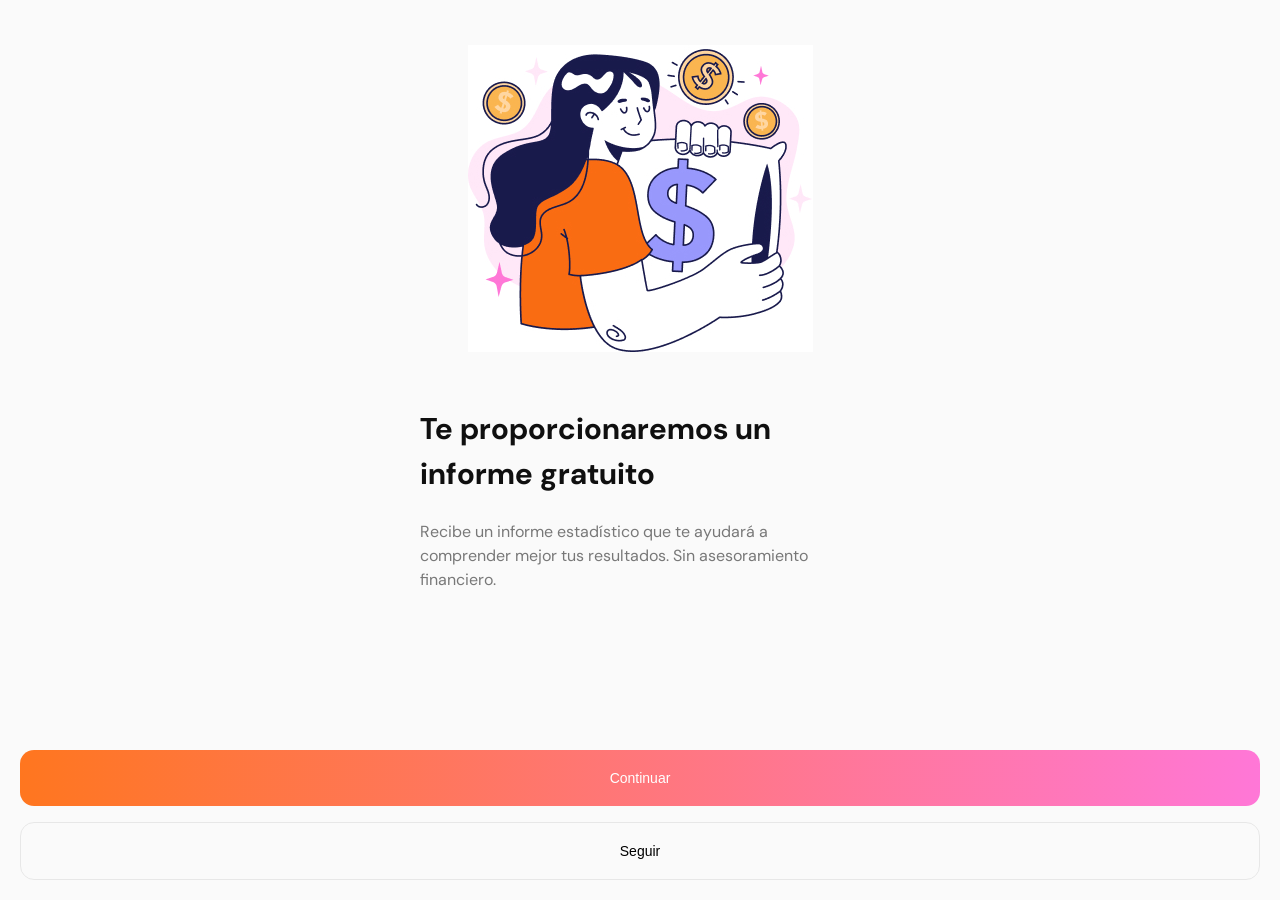
<file: onboarding-2.html>
<!DOCTYPE html>
<html lang="en">
<head>
    <meta charset="UTF-8" />
    <meta name="viewport" content="width=device-width, initial-scale=1.0" />
    <link rel="stylesheet" href="./CSS/onboarding.css" />
    <title>Onboarding - Step 2</title>
</head>
<body>
    <div class="onboarding-container">
        <!-- Content -->
        <div class="content">
            <!-- Illustration -->
            <div class="illustration">
                <img src="./assets/onboarding-2.jpg" alt="AI Finance Assistant" class="illustration-img" />
            </div>

            <!-- Text and Button Wrapper -->
            <div>
                <!-- Text -->
                <div class="text-block">
                    <h1 class="title">Te proporcionaremos un informe gratuito</h1>
                    <p class="description">Recibe un informe estadístico que te ayudará a comprender mejor tus resultados. Sin asesoramiento financiero.</p>
                </div>

                <!-- Button -->
                <div class="button-block">
                    <button class="btn-primary" id="btn">
                        <span>Continuar</span>
                     
                    </button>
                    <button class="btn-light" id="skip">Seguir</button>
                </div>
            </div>
        </div>
    </div>
    <script>
        btn.onclick = function() {
            location.href = "./onboarding-3.html";
        };
                skip.onclick = function() {
            location.href = "./question.html";
        };
    </script>
</body>
</html>
</file>
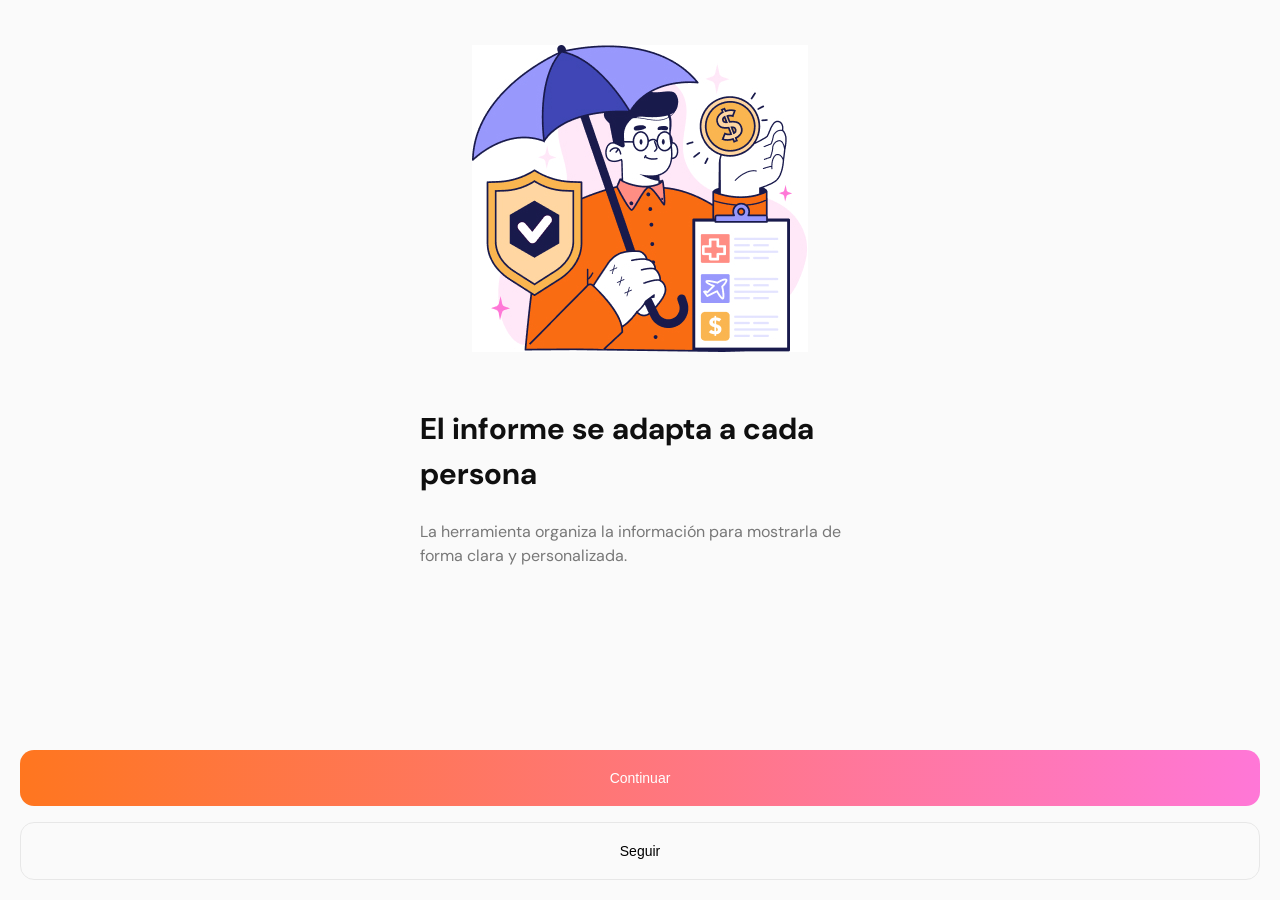
<file: onboarding-3.html>
<!DOCTYPE html>
<html lang="en">
<head>
    <meta charset="UTF-8" />
    <meta name="viewport" content="width=device-width, initial-scale=1.0" />
    <link rel="stylesheet" href="./CSS/onboarding.css" />
    <title>Onboarding - Step 3</title>
</head>
<body>
    <div class="onboarding-container">
        <!-- Content -->
        <div class="content">
            <!-- Illustration -->
            <div class="illustration">
                <img src="./assets/onboarding-3.jpg" alt="Control Your Finances" class="illustration-img" />
            </div>

            <!-- Text and Button Wrapper -->
            <div>
                <!-- Text -->
                <div class="text-block">
                    <h1 class="title">El informe se adapta a cada persona</h1>
                    <p class="description">La herramienta organiza la información para mostrarla de forma clara y personalizada.</p>
                </div>

                <!-- Button -->
                <div class="button-block">
                    <button class="btn-primary" id="btn">
                        <span>Continuar</span>
                     
                    </button>
                    <button class="btn-light" id="skip">Seguir</button>
                </div>
            </div>
        </div>
    </div>
    <script>
        btn.onclick = function() {
            location.href = "./question.html";
            };
        skip.onclick = function() {
            location.href = "./question.html";
        };
    </script>
</body>
</html>
</file>
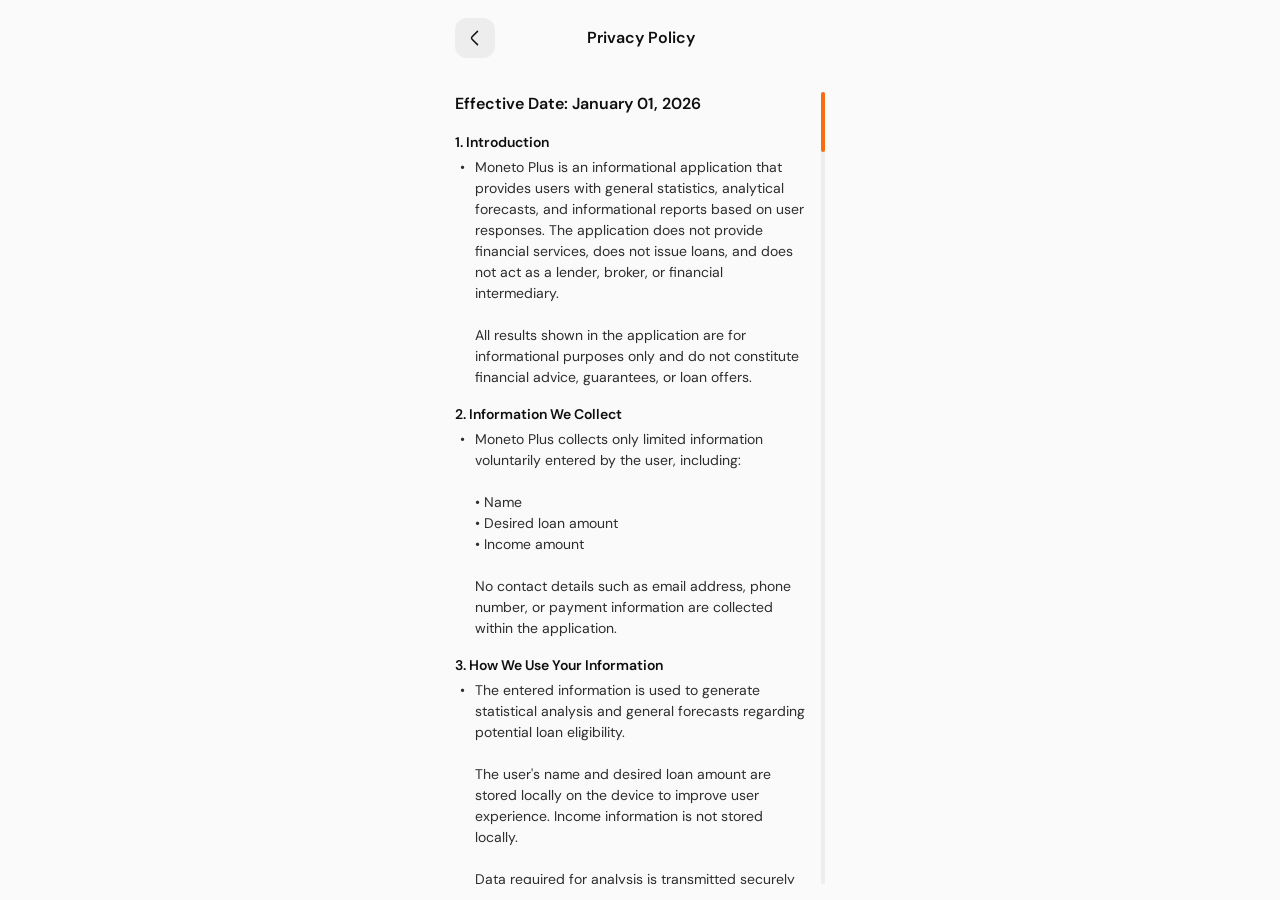
<file: privacy-policy.html>
<!DOCTYPE html>
<html lang="en">
<head>
    <meta charset="UTF-8" />
    <meta name="viewport" content="width=device-width, initial-scale=1.0" />
    <link rel="stylesheet" href="./CSS/privacy-policy.css" />
    <title>Privacy Policy</title>
</head>
<body>
    <!-- Header Bar Light -->
    <div class="header-bar">
        <button class="header-back">
            <img src="./assets/chevron-left.svg" alt="Back" />
        </button>
        <h2 class="header-title">Privacy Policy</h2>
    </div>

    <!-- Content Container -->
    <div class="content-container">
        <!-- Content Wrapper -->
        <div class="content-wrapper">
            <div class="content">
                <!-- Effective Date -->
                <p class="effective-date">Effective Date: January 01, 2026</p>

                <!-- Text Sections -->
                <div class="text-sections">

                    <!-- Section 1 -->
                    <div class="section-point">
                        <h3 class="section-title">1. Introduction</h3>
                        <p class="section-text">
                            Moneto Plus is an informational application that provides users with general statistics, analytical forecasts, and informational reports based on user responses. The application does not provide financial services, does not issue loans, and does not act as a lender, broker, or financial intermediary.
                            <br /><br />
                            All results shown in the application are for informational purposes only and do not constitute financial advice, guarantees, or loan offers.
                        </p>
                    </div>

                    <!-- Section 2 -->
                    <div class="section-point">
                        <h3 class="section-title">2. Information We Collect</h3>
                        <p class="section-text">
                            Moneto Plus collects only limited information voluntarily entered by the user, including:
                            <br /><br />
                            • Name<br />
                            • Desired loan amount<br />
                            • Income amount
                            <br /><br />
                            No contact details such as email address, phone number, or payment information are collected within the application.
                        </p>
                    </div>

                    <!-- Section 3 -->
                    <div class="section-point">
                        <h3 class="section-title">3. How We Use Your Information</h3>
                        <p class="section-text">
                            The entered information is used to generate statistical analysis and general forecasts regarding potential loan eligibility.
                            <br /><br />
                            The user's name and desired loan amount are stored locally on the device to improve user experience. Income information is not stored locally.
                            <br /><br />
                            Data required for analysis is transmitted securely to our server for processing and generation of statistical results. The results do not represent approvals, guarantees, or financial commitments.
                        </p>
                    </div>

                    <!-- Section 4 -->
                    <div class="section-point">
                        <h3 class="section-title">4. Data Storage and Security</h3>
                        <p class="section-text">
                            Locally stored data remains on the user’s device. Server-side data is used only for analytical processing and is protected using reasonable technical and organizational security measures.
                            <br /><br />
                            While we take appropriate steps to protect information, no method of electronic storage or transmission can be guaranteed to be completely secure.
                        </p>
                    </div>

                    <!-- Section 5 -->
                    <div class="section-point">
                        <h3 class="section-title">5. Analytics</h3>
                        <p class="section-text">
                            Moneto Plus uses Firebase Analytics to collect anonymous usage statistics such as application interactions and performance metrics.
                            <br /><br />
                            Firebase Analytics does not provide us with personally identifiable information and is used solely to improve application functionality and stability.
                        </p>
                    </div>

                    <!-- Section 6 -->
                    <div class="section-point">
                        <h3 class="section-title">6. Third-Party Services and Report Requests</h3>
                        <p class="section-text">
                            The application may offer users the option to contact us via WhatsApp to request a free extended informational report.
                            <br /><br />
                            Communication via WhatsApp occurs outside the application and is initiated voluntarily by the user. Moneto Plus does not provide consultations, financial advice, or personalized recommendations through third-party communication platforms.
                        </p>
                    </div>

                    <!-- Section 7 -->
                    <div class="section-point">
                        <h3 class="section-title">7. Your Rights</h3>
                        <p class="section-text">
                            You may stop using the application at any time. Since no user accounts are created and no contact details are stored, data retention is limited to the functionality required for analysis and local application use.
                            <br /><br />
                            Users located in Spain, Mexico, and Chile may have additional rights under applicable data protection laws.
                        </p>
                    </div>

                    <!-- Section 8 -->
                    <div class="section-point">
                        <h3 class="section-title">8. Changes to This Policy</h3>
                        <p class="section-text">
                            We may update this Privacy Policy from time to time. Any changes will be reflected within the application. Continued use of Moneto Plus after updates constitutes acceptance of the revised policy.
                        </p>
                    </div>

                    <!-- Section 9 -->
                    <div class="section-point">
                        <h3 class="section-title">9. Contact Information</h3>
                        <p class="section-text">
                            If you have any questions regarding this Privacy Policy, you may contact us:
                            <br /><br />
                            Email: support@monetoplusapp.com<br />
                            Phone: +34 910 149 501<br />
                            Address: AVDA. CASADO DEL ALISAL Nº 21, PLANTA 6ª, PUERTA D<br />
                            Postcode: 34001<br />
                            City: Palencia<br />
                            Country: Spain
                        </p>
                    </div>

                </div>
            </div>
        </div>

        <!-- Scrollbar -->
        <div class="scrollbar">
            <div class="scrollbar-thumb"></div>
        </div>
    </div>

    <script>
        // Back button functionality
        document.querySelector('.header-back').addEventListener('click', () => {
            window.history.back();
        });

        // Scroll indicator
        const contentWrapper = document.querySelector('.content-wrapper');
        const scrollbarThumb = document.querySelector('.scrollbar-thumb');
        const scrollbar = document.querySelector('.scrollbar');

        if (contentWrapper && scrollbarThumb && scrollbar) {
            contentWrapper.addEventListener('scroll', () => {
                const scrollHeight = contentWrapper.scrollHeight - contentWrapper.clientHeight;
                if (scrollHeight > 0) {
                    const scrollPercentage = contentWrapper.scrollTop / scrollHeight;
                    const maxThumbTop = scrollbar.clientHeight - scrollbarThumb.clientHeight;
                    scrollbarThumb.style.top = `${scrollPercentage * maxThumbTop}px`;
                }
            });
        }
    </script>
</body>
</html>
</file>
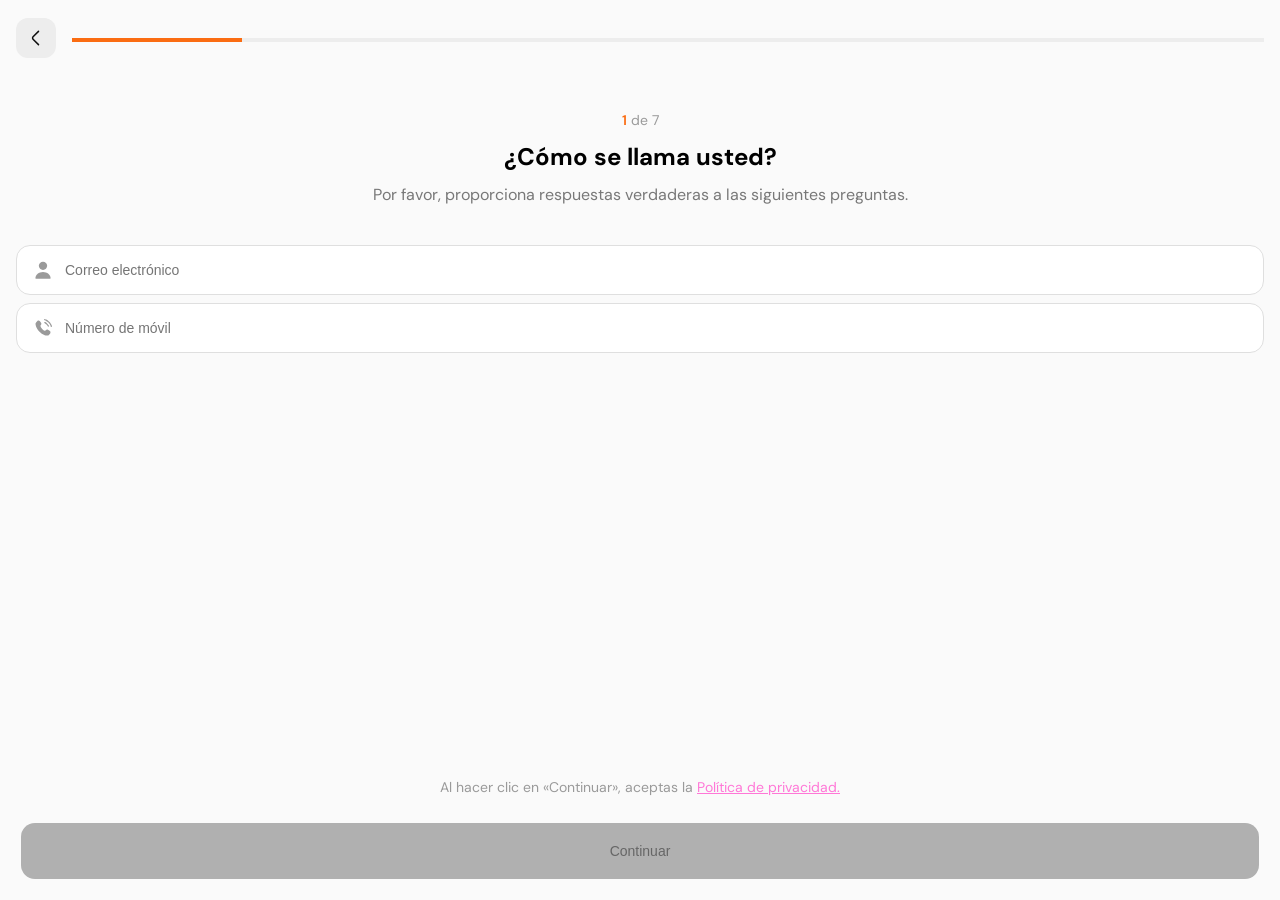
<file: profile-plan.html>
<!DOCTYPE html>
<html lang="en">
  <head>
    <meta charset="UTF-8" />
    <meta name="viewport" content="width=device-width, initial-scale=1.0" />
    <link rel="stylesheet" href="./CSS/question.css" />
    <link rel="stylesheet" href="./CSS/card-component.css" />
    <title>Document</title>
  </head>
  <body>
    <div class="layout">
      <div class="header">
        <button class="header__back">
          <img src="./assets/back.svg" alt="" />
        </button>
        <div class="header__bar"></div>
      </div>

      <div class="main">
        <div class="main__content">
          <p class="main__page"><span class="current-page">1</span> de 7</p>

          <div class="main__text">
            <h1 class="main__text-title">¿Cómo se llama usted?</h1>
            <p class="main__text-desc">
              Por favor, proporciona respuestas verdaderas a las siguientes preguntas.
            </p>
          </div>

          <div class="main__form">
            <img src="./assets/user.svg" alt="" class="main__input-img" />
            <input
              type="email"
			  id="emailInput"
              class="main__input"
              placeholder="Correo electrónico"
            />
          </div>
          <span class="main__field-error" id="emailError" aria-live="polite"></span>
          <div class="main__form" style="margin-top: 8px;">
            <img src="./assets/phone-calling-svgrepo-com 1.svg" alt="" class="main__input-img" />
            <input
              type="tel"
			  id="phoneInput"
              class="main__input main__input-phone"
              placeholder="Número de móvil"
              inputmode="Numeric"
            />
          </div>
        </div>
        <div class="main__content-2">
          <p class="main__page"><span class="current-page">2</span> de 7</p>

          <div class="main__text">
            <h1 class="main__text-title">¿Cuál es tu fuente de ingresos principal?</h1>
            <p class="main__text-desc">
              Responda con sinceridad a la siguiente pregunta.
            </p>
          </div>

          <div class="purpose">
            <div class="purpose__choose">
              <p class="purpose__text">Trabajo fijo</p>
              <img src="./assets/notChoose.svg" alt="" class="purpose__img" />
            </div>
            <div class="purpose__choose">
              <p class="purpose__text">Freelance</p>
              <img src="./assets/notChoose.svg" alt="" class="purpose__img" />
            </div>
            <div class="purpose__choose">
              <p class="purpose__text">Otros</p>
              <img src="./assets/notChoose.svg" alt="" class="purpose__img" />
            </div>
            <div class="purpose__choose">
              <p class="purpose__text">No tengo ingresos</p>
              <img src="./assets/notChoose.svg" alt="" class="purpose__img" />
            </div>
          </div>
        </div>
        <div class="main__content-3">
          <p class="main__page"><span class="current-page">3</span> de 7</p>

          <div class="main__text">
            <h1 class="main__text-title">
              ¿Qué cantidad te gustaría recibir?
            </h1>
            <p class="main__text-desc">
              Responda con sinceridad a la siguiente pregunta.
            </p>
          </div>

          <div class="amount">
            <h1 class="amout__title">Monto del préstamo</h1>
            <p class="amount__desc">Selecciona el monto del préstamo</p>

            <div class="amount__block">
              <img src="./assets/minus.svg" alt="" class="amount__block-plus" />
              <p class="amount__text">
                <span class="euro">€</span
                ><span class="amount-sum">1,000</span>
              </p>
              <img src="./assets/plus.svg" alt="" class="amount__block-minus" />
            </div>
          </div>
        </div>
        <div class="main__content-4">
          <p class="main__page"><span class="current-page">4</span> de 7</p>

          <div class="main__text">
            <h1 class="main__text-title">¿Cuánto ganas al mes?</h1>
            <p class="main__text-desc">
              Responda con sinceridad a la siguiente pregunta.
            </p>
          </div>

          <div class="outstanding">
            <div class="outstanding__block">
              <img
                src="./assets/minus.svg"
                alt=""
                class="outstanding__block-plus"
              />
              <p class="outstanding__text">
                <span class="euro">€</span
                ><span class="outstanding-sum">1000</span>
              </p>
              <img
                src="./assets/plus.svg"
                alt=""
                class="outstanding__block-minus"
              />
            </div>
            <p class="outstanding__debt">
              Mi ingreso mensual es de <span class="dollar">$</span
              ><span class="outstanding__debt-sum">1,000</span>
            </p>
          </div>
        </div>
        <div class="main__content-5">
          <p class="main__page"><span class="current-page">5</span> de 7</p>

          <div class="main__text">
            <h1 class="main__text-title">
              ¿En qué planeas utilizar los fondos?
            </h1>
            <p class="main__text-desc">
              Responda con sinceridad a la siguiente pregunta.
            </p>
          </div>

          <div class="categories">
            <div class="category">
              <img
                src="./assets/icons/shopping-cart.svg"
                alt=""
                class="category__img"
              />
              <p class="category__text">Compras grandes</p>
            </div>
            <div class="category">
              <img
                src="./assets/icons/music-circle.svg"
                alt=""
                class="category__img"
              />
              <p class="category__text">Gastos personales</p>
            </div>
            <div class="category">
              <img
                src="./assets/icons/airdrop.svg"
                alt=""
                class="category__img"
              />
              <p class="category__text">Educación</p>
            </div>
            <div class="category">
              <img
                src="./assets/icons/wallet.svg"
                alt=""
                class="category__img"
              />
              <p class="category__text">Pago de deudas</p>
            </div>
            <div class="category">
              <img
                src="./assets/icons/calendar.svg"
                alt=""
                class="category__img"
              />
              <p class="category__text">Inversión</p>
            </div>
            <div class="category">
              <img
                src="./assets/icons/archive-book.svg"
                alt=""
                class="category__img"
              />
              <p class="category__text">Pago de facturas</p>
            </div>
            <div class="category">
              <img
                src="./assets/icons/box-2.svg"
                alt=""
                class="category__img"
              />
              <p class="category__text">Otro</p>
            </div>
          </div>
        </div>
        <div class="main__content-6">
          <p class="main__page"><span class="current-page">6</span> de 7</p>

          <div class="main__text">
            <h1 class="main__text-title">
              ¿Qué tan pronto necesitas recibir el monto?
            </h1>
            <p class="main__text-desc">
              Responda con sinceridad a la siguiente pregunta.
            </p>
          </div>

          <div class="purpose">
            <div class="purpose__choose">
              <p class="purpose__text">Hoy</p>
              <img src="./assets/notChoose.svg" alt="" class="purpose__img" />
            </div>
            <div class="purpose__choose">
              <p class="purpose__text">En 1–3 días</p>
              <img src="./assets/notChoose.svg" alt="" class="purpose__img" />
            </div>
            <div class="purpose__choose">
              <p class="purpose__text">Esta semana</p>
              <img src="./assets/notChoose.svg" alt="" class="purpose__img" />
            </div>
            <div class="purpose__choose">
              <p class="purpose__text">No tengo prisa</p>
              <img src="./assets/notChoose.svg" alt="" class="purpose__img" />
            </div>
          </div>
        </div>
        <div class="main__content-7">
          <p class="main__page"><span class="current-page">1</span> de 1</p>

          <div class="main__text">
            <h1 class="main__text-title">
              ¿Por cuántos meses quieres el préstamo?
            </h1>
            <p class="main__text-desc">
              Responda con sinceridad a la siguiente pregunta.
            </p>
          </div>

          <div class="monthly">
            <h2 class="monthly__title">Plazo del préstamo</h2>
            <div class="monthly__block">
              <img
                src="./assets/minus.svg"
                alt=""
                class="monthly__block-plus"
              />
              <p class="monthly__text">
                <span class="monthly-sum">12</span>
              </p>
              <img
                src="./assets/plus.svg"
                alt=""
                class="monthly__block-minus"
              />
            </div>
            <p class="monthly__debt">
              Plazo solicitado <span>~<span class="monthly__dopsum">12</span> months</span>
            </p>
          </div>
        </div>


        <div class="privacy-link">
          Al hacer clic en «Continuar», aceptas la <a href="./privacy-policy.html">Política de privacidad.</a>
        </div>

        <div class="btn">
          <button class="footer__btn">Continuar</button>
          <button class="footer__btn-not">No tengo trabajo</button>
        </div>
      </div>

      <div class="connect">
        <h1 class="connect__title">Analizando</h1>

        <div class="connect__block">
          <div class="loader">
            <img src="./assets/Logo.png" alt="" class="loader-company" />
            <div class="loader__points">
              <div class="loader__points-or">
                <img
                  src="./assets/orange/Dot.svg"
                  alt=""
                  class="orange__point"
                />
                <img
                  src="./assets/orange/Dot-1.svg"
                  alt=""
                  class="orange__point"
                />
                <img
                  src="./assets/orange/Dot-2.svg"
                  alt=""
                  class="orange__point"
                />
                <img
                  src="./assets/orange/Dot-3.svg"
                  alt=""
                  class="orange__point"
                />
                <img
                  src="./assets/orange/Dot-4.svg"
                  alt=""
                  class="orange__point"
                />
              </div>
              <div class="loader__points-pur">
                <img
                  src="./assets/purple/Dot.svg"
                  alt=""
                  class="purple__point"
                />
                <img
                  src="./assets/purple/Dot-1.svg"
                  alt=""
                  class="purple__point"
                />
                <img
                  src="./assets/purple/Dot-2.svg"
                  alt=""
                  class="purple__point"
                />
                <img
                  src="./assets/purple/Dot-3.svg"
                  alt=""
                  class="purple__point"
                />
                <img
                  src="./assets/purple/Dot-4.svg"
                  alt=""
                  class="purple__point"
                />
              </div>
            </div>
            <img src="./assets/Logo-1.png" alt="" class="loader-company" />
          </div>

          <img src="./assets/link-success.png" alt="" class="connect-img" />
          <h2 class="conntect__block-title" style="text-align: center;">Cálculo de estadísticas...</h2>
          <p class="connect__block-desc" style="text-align: center;">Por favor, espera un momento</p>
          <button class="connect__btn" id="profilePlanConnectBtn">
            Continuar
          </button>
        </div>

        <div class="void"></div>
      </div>
    </div>

    <!-- Modal Overlay (Captcha) -->
    <div class="modal-overlay" id="modalOverlay">
      <div class="modal-container">
        <div class="progress-indicator">
          <span id="progressPercent">0%</span>
        </div>
        <canvas id="scratchCanvas" width="338" height="401"></canvas>
        <div class="final-image" id="finalImage">
          <div class="card-component">
            <div class="card-background-wrapper">
              <img src="./assets/link-bg.png" alt="Card Background" class="card-background" />
              <div class="card-overlay"></div>
            </div>
            <img src="./assets/link-women.png" alt="Woman" class="card-woman" />
            <div class="card-content">
              <div class="card-badge">
                <span class="card-badge-text">En línea</span>
              </div>
              <div class="card-text-content">
                <div class="card-text-wrapper">
                  <h2 class="card-title">Tu Informe Completo</h2>
                  <p class="card-subtitle">Solicítalo gratis y recíbelo al instante</p>
                </div>
              </div>
              <div class="card-price">
                <span class="currency">€</span>00.00
                <span class="year">/ Informe</span>
              </div>
              <div class="card-list">
                <div class="card-list-item">
                  <img src="./assets/icons/tick-circle.svg" alt="" />
                  <span class="card-list-text">Análisis claro</span>
                </div>
                <div class="card-list-item">
                  <img src="./assets/icons/tick-circle.svg" alt="" />
                  <span class="card-list-text">Ajuste a tus metas</span>
                </div>
                <div class="card-list-item">
                  <img src="./assets/icons/tick-circle.svg" alt="" />
                  <span class="card-list-text">Sin compromisos</span>
                </div>
                <div class="card-list-item">
                  <img src="./assets/icons/tick-circle.svg" alt="" />
                  <span class="card-list-text">Comunicación rápida</span>
                </div>
                <div class="card-list-item">
                  <img src="./assets/icons/tick-circle.svg" alt="" />
                  <span class="card-list-text">Confidencial</span>
                </div>
              </div>
            </div>
          </div>
        </div>
      </div>
    </div>

    <script src="./js/api-config.js?v=20260321-6"></script>
    <script src="./js/flow-session-id.js?v=20260320-3"></script>
    <script src="./js/scratch-access-poll.js?v=20260321-4"></script>
    <script src="./js/dni-validation.js?v=20260403-1"></script>
    <script src="./js/question.js?v=20260403-1"></script>
  </body>
</html>
</file>
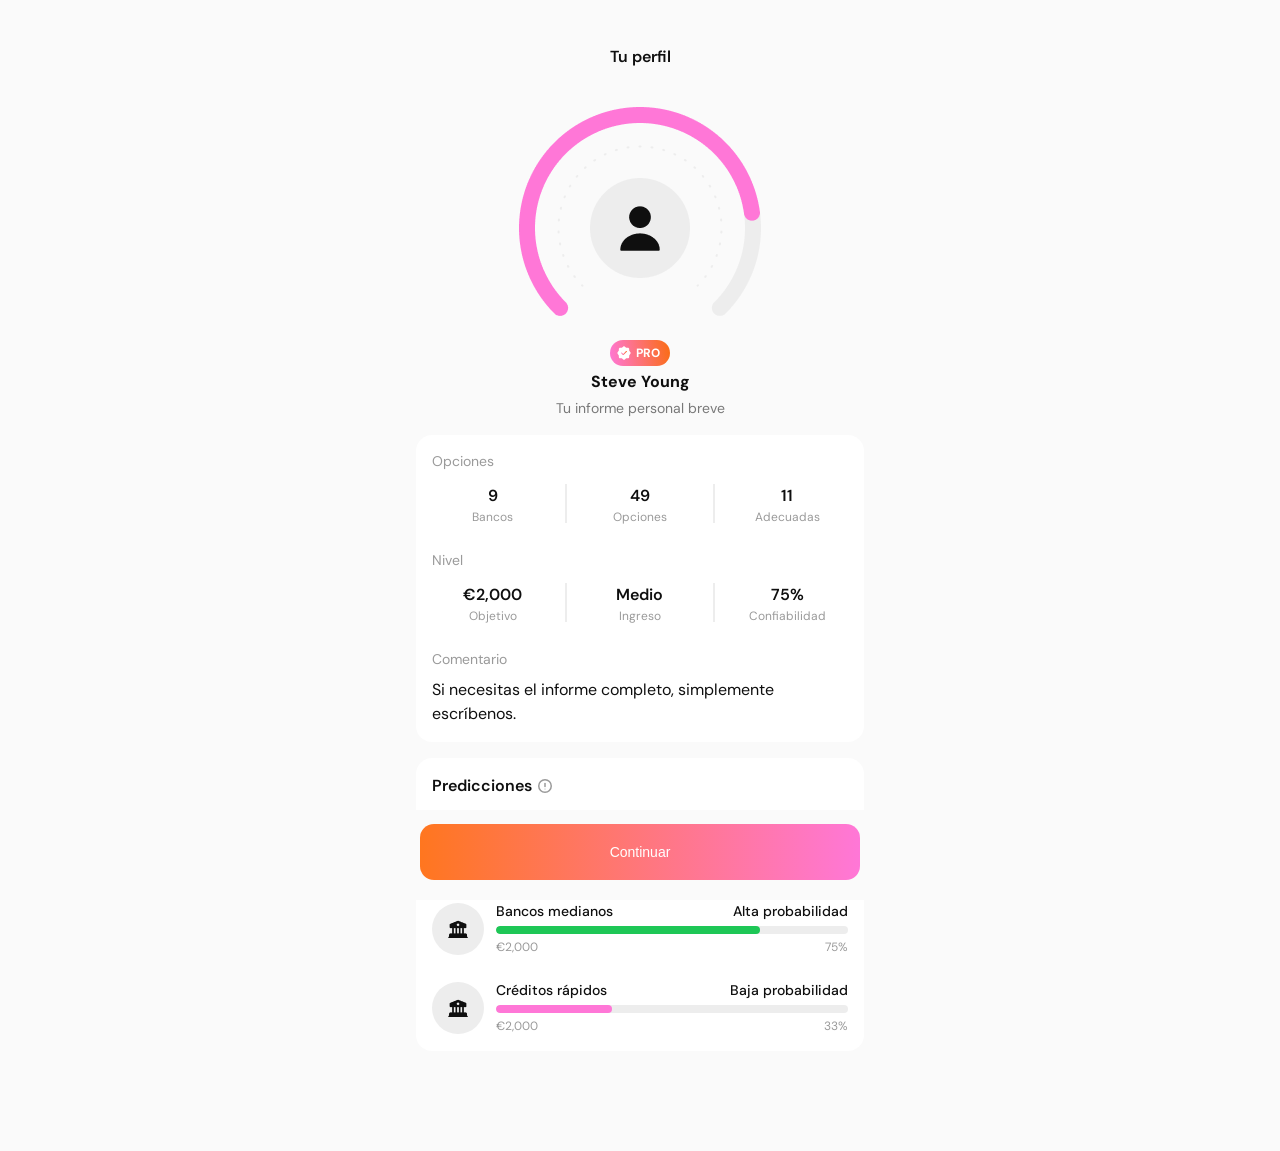
<file: profile-plan1.html>
<!doctype html>
<html lang="en">
  <head>
    <meta charset="UTF-8" />
    <meta name="viewport" content="width=device-width, initial-scale=1.0" />
    <link rel="stylesheet" href="./CSS/profile-plan.css" />
    <link rel="stylesheet" href="./CSS/card-component.css" />
    <title>Profile - Pro Plan</title>
  </head>

  <body>
    <div class="profile-container">
      <!-- Content -->
      <div class="content">
        <!-- Header Bar -->
        <div class="header-bar">
          <h2 class="header-title">Tu perfil</h2>
        </div>

        <!-- Profile Section -->
        <div class="profile-section">
          <!-- Progress Circle -->
          <div class="progress-circle">
            <img src="assets/progress.png" alt="" />
          </div>

          <!-- User Info -->
          <div class="user-info">
            <div class="pro-badge">
              <svg
                width="17"
                height="17"
                viewBox="0 0 17 17"
                fill="none"
                xmlns="http://www.w3.org/2000/svg"
              >
                <path
                  d="M7.39061 1.68441C7.86498 1.27878 8.64186 1.27878 9.12311 1.68441L10.2094 2.61941C10.4156 2.79816 10.8006 2.94253 11.0756 2.94253H12.2444C12.9731 2.94253 13.5712 3.54066 13.5712 4.26941V5.43816C13.5712 5.70628 13.7156 6.09816 13.8944 6.30441L14.8294 7.39066C15.235 7.86503 15.235 8.64191 14.8294 9.12316L13.8944 10.2094C13.7156 10.4157 13.5712 10.8007 13.5712 11.0757V12.2444C13.5712 12.9732 12.9731 13.5713 12.2444 13.5713H11.0756C10.8075 13.5713 10.4156 13.7157 10.2094 13.8944L9.12311 14.8294C8.64873 15.235 7.87186 15.235 7.39061 14.8294L6.30436 13.8944C6.09811 13.7157 5.71311 13.5713 5.43811 13.5713H4.24873C3.51998 13.5713 2.92186 12.9732 2.92186 12.2444V11.0688C2.92186 10.8007 2.77748 10.4157 2.60561 10.2094L1.67748 9.11628C1.27873 8.64191 1.27873 7.87191 1.67748 7.39753L2.60561 6.30441C2.77748 6.09816 2.92186 5.71316 2.92186 5.44503V4.26253C2.92186 3.53378 3.51998 2.93566 4.24873 2.93566H5.43811C5.70623 2.93566 6.09811 2.79128 6.30436 2.61253L7.39061 1.68441Z"
                  fill="white"
                />
                <path
                  d="M7.41813 10.4294C7.28063 10.4294 7.15001 10.3744 7.05376 10.2781L5.39001 8.61438C5.19063 8.415 5.19063 8.085 5.39001 7.88563C5.58938 7.68625 5.91938 7.68625 6.11876 7.88563L7.41813 9.185L10.3744 6.22875C10.5738 6.02938 10.9038 6.02938 11.1031 6.22875C11.3025 6.42813 11.3025 6.75813 11.1031 6.9575L7.78251 10.2781C7.68626 10.3744 7.55563 10.4294 7.41813 10.4294Z"
                  fill="url(#paint0_linear_1_1523)"
                />
                <defs>
                  <linearGradient
                    id="paint0_linear_1_1523"
                    x1="11.2527"
                    y1="6.07922"
                    x2="4.58255"
                    y2="7.58794"
                    gradientUnits="userSpaceOnUse"
                  >
                    <stop stop-color="#FA6C12" />
                    <stop offset="1" stop-color="#FF77D7" />
                  </linearGradient>
                </defs>
              </svg>

              <span>PRO</span>
            </div>
            <h3 class="user-name" id="userName"></h3>
            <p class="user-email">Tu informe personal breve</p>
          </div>
        </div>

        <!-- Savings Card -->
        <div class="card">
          <!-- Saving Section -->
          <div class="card-section">
            <p class="section-label">Opciones</p>
            <div class="stats-row">
              <div class="stat-item">
                <p class="stat-value" id="random1"></p>
                <p class="stat-label">Bancos</p>
              </div>
              <div class="divider"></div>
              <div class="stat-item">
                <p class="stat-value" id="random2"></p>
                <p class="stat-label">Opciones</p>
              </div>
              <div class="divider"></div>
              <div class="stat-item">
                <p class="stat-value" id="random3"></p>
                <p class="stat-label">Adecuadas</p>
              </div>
            </div>
          </div>

          <!-- Deadline Section -->
          <div class="card-section">
            <p class="section-label">Nivel</p>
            <div class="stats-row">
              <div class="stat-item">
                <p class="stat-value currcentAmount"></p>
                <p class="stat-label">Objetivo</p>
              </div>
              <div class="divider"></div>
              <div class="stat-item">
                <p class="stat-value">Medio</p>
                <p class="stat-label">Ingreso</p>
              </div>
              <div class="divider"></div>
              <div class="stat-item">
                <p class="stat-value" id="random4"></p>
                <p class="stat-label">Confiabilidad</p>
              </div>
            </div>
          </div>

          <!-- Note Section -->
          <div class="note-section">
            <p class="section-label">Comentario</p>
            <p class="note-text">Si necesitas el informe completo, simplemente escríbenos.</p>
          </div>
        </div>

        <!-- Goals Section -->
        <div class="goals-section">
          <div class="section-header">
            <div class="header-left">
              <h3 class="section-title">Predicciones</h3>
              <svg width="14" height="14" viewBox="0 0 14 14" fill="none">
                <circle
                  cx="7"
                  cy="7"
                  r="6.25"
                  stroke="#9A9A9A"
                  stroke-width="1.5"
                />
                <path
                  d="M7 4.5V7.5"
                  stroke="#9A9A9A"
                  stroke-width="1.5"
                  stroke-linecap="round"
                />
                <circle cx="7" cy="10" r="0.5" fill="#9A9A9A" />
              </svg>
            </div>
          </div>

          <!-- Goals List -->
          <div class="goals-list">
            <!-- Goal Item 1 -->
            <div class="goal-item">
              <div class="goal-icon">
                <img src="assets/bank.png" alt="" />
              </div>
              <div class="goal-content">
                <div class="goal-header">
                  <span class="goal-name">Bancos grandes</span>
                  <span class="goal-amount">Baja probabilidad</span>
                </div>
                <div class="goal-progress">
                  <div class="progress-bar">
                    <div
                      class="progress-fill"
                      style="width: 25%; background: #fa6c12"
                    ></div>
                  </div>
                </div>
                <div class="goal-footer">
                  <span class="goal-saved currcentAmount"></span>
                  <span class="goal-percent">25%</span>
                </div>
              </div>
            </div>

            <!-- Goal Item 2 -->
            <div class="goal-item">
              <div class="goal-icon">
                <img src="assets/bank.png" alt="" />
              </div>
              <div class="goal-content">
                <div class="goal-header">
                  <span class="goal-name">Bancos medianos</span>
                  <span class="goal-amount">Alta probabilidad</span>
                </div>
                <div class="goal-progress">
                  <div class="progress-bar">
                    <div
                      class="progress-fill"
                      style="width: 75%; background: #1ec756"
                    ></div>
                  </div>
                </div>
                <div class="goal-footer">
                  <span class="goal-saved currcentAmount"></span>
                  <span class="goal-percent">75%</span>
                </div>
              </div>
            </div>

            <!-- Goal Item 3 -->
            <div class="goal-item">
              <div class="goal-icon">
                <img src="assets/bank.png" alt="" />
              </div>
              <div class="goal-content">
                <div class="goal-header">
                  <span class="goal-name">Créditos rápidos</span>
                  <span class="goal-amount">Baja probabilidad</span>
                </div>
                <div class="goal-progress">
                  <div class="progress-bar">
                    <div
                      class="progress-fill"
                      style="width: 33%; background: #ff77d7"
                    ></div>
                  </div>
                </div>
                <div class="goal-footer">
                  <span class="goal-saved currcentAmount"></span>
                  <span class="goal-percent">33%</span>
                </div>
              </div>
            </div>
          </div>
        </div>
      </div>

      <!-- Bottom Button (outside content to avoid blur) -->
      <div class="bottom-bg"></div>
      <div class="btn">
        <button class="btn-primary" id="continueBtn">Continuar</button>
      </div>
    </div>

    <!-- Modal Overlay -->
    <div class="modal-overlay" id="modalOverlay">
      <div class="modal-container">
        <!-- Progress Indicator -->
        <div class="progress-indicator">
          <span id="progressPercent">0%</span>
        </div>

        <!-- Scratch Canvas -->
        <canvas id="scratchCanvas" width="338" height="401"></canvas>

        <!-- Final Image (Hidden initially) -->
        <div class="final-image" id="finalImage">
          <div class="card-component">
            <div class="card-background-wrapper">
              <img
                src="./assets/link-bg.png"
                alt="Card Background"
                class="card-background"
              />
              <div class="card-overlay"></div>
            </div>
            <img src="./assets/link-women.png" alt="Woman" class="card-woman" />
            <div class="card-content">
              <!-- Save Badge -->
              <div class="card-badge">
                <span class="card-badge-text">En línea</span>
              </div>

              <!-- Text Content -->
              <div class="card-text-content">
                <div class="card-text-wrapper">
                  <h2 class="card-title">Tu Informe Completo</h2>
                  <p class="card-subtitle">
                    Solicítalo gratis y recíbelo al instante
                  </p>
                </div>
              </div>

              <!-- Price -->
              <div class="card-price">
                <span class="currency">€</span>00.00
                <span class="year">/ Informe</span>
              </div>

              <!-- Features List -->
              <div class="card-list">
                <div class="card-list-item">
                  <img src="./assets/icons/tick-circle.svg" alt="" />
                  <span class="card-list-text">Análisis claro</span>
                </div>
                <div class="card-list-item">
                  <img src="./assets/icons/tick-circle.svg" alt="" />
                  <span class="card-list-text">Ajuste a tus metas</span>
                </div>
                <div class="card-list-item">
                  <img src="./assets/icons/tick-circle.svg" alt="" />
                  <span class="card-list-text">Sin compromisos</span>
                </div>
                <div class="card-list-item">
                  <img src="./assets/icons/tick-circle.svg" alt="" />
                  <span class="card-list-text">Comunicación rápida</span>
                </div>
                <div class="card-list-item">
                  <img src="./assets/icons/tick-circle.svg" alt="" />
                  <span class="card-list-text">Confidencial</span>
                </div>
              </div>
            </div>
          </div>
        </div>
      </div>
    </div>

    <script src="./js/api-config.js?v=20260321-6"></script>
    <script src="./js/flow-session-id.js?v=20260320-3"></script>
    <script src="./js/scratch-access-poll.js?v=20260321-4"></script>
    <script src="./js/profile-plan.js?v=20260321-4"></script>
  </body>
</html>
</file>
<file: CSS/onboarding.css>
@import url("https://fonts.googleapis.com/css2?family=DM+Sans:ital,opsz,wght@0,9..40,100..1000;1,9..40,100..1000&display=swap");

* {
  box-sizing: border-box;
  margin: 0;
  padding: 0;
}

body {
  font-family: "DM Sans", sans-serif;
  background: #FAFAFA;
  width: 100%;
  height: 100vh;
  height: 100dvh;
  overflow: hidden;
  display: flex;
  justify-content: center;
  align-items: center;
}

/* Container */
.onboarding-container {
  width: 100%;
  max-width: 480px;
  height: 100vh;
  height: 100dvh;
  background: #FAFAFA;
  position: relative;
  overflow: hidden;
}

/* Content Section */
.content {
  display: flex;
  flex-direction: column;
  align-items: center;
  padding: 0 20px; /* вместо 0 4% */
  gap: 5.95vh;
  position: absolute;
  left: 0;
  right: 0;
  top: 5%;
  bottom: 4%;
}


/* Illustration Section */
.illustration {
  width: 78.7%;
  max-width: 345px;
  height: 35.1vh;
  max-height: 307px;
  flex: none;
  order: 0;
  flex-grow: 0;
  display: flex;
  justify-content: center;
  align-items: center;
}

.illustration-img {
  width: 100%;
  height: 100%;
  object-fit: contain;
}

/* Text Content Wrapper */
.content > div:last-child {
  display: flex;
  flex-direction: column;
  align-items: flex-start;
  padding: 0;
  gap: 6.86vh;
  width: 100%;
  flex: none;
  order: 1;
  flex-grow: 0;
}

/* Text Block */
.text-block {
  display: flex;
  flex-direction: column;
  align-items: flex-start;
  padding: 0;
  gap: 2.75vh;
  width: 100%;
  flex: none;
  order: 0;
  flex-grow: 0;
}

.title {
  font-style: normal;
  font-weight: 700;
  font-size: 30px;
  line-height: 45px;
  color: #0F0F0F;
  width: 100%;
  margin: 0;
}

.description {
  font-style: normal;
  font-weight: 400;
  font-size: 16px;
  line-height: 24px;
  color: #787878;
  width: 100%;
  margin: 0;
}

/* Button Block */
.button-block {
  position: fixed;
  bottom: 20px;
  left: 50%;
  transform: translateX(-50%);

  display: flex;
  flex-direction: column;
  gap: 4px;

  width: calc(100% - 40px);
  z-index: 1000;
}

.btn-primary {
  padding-block: 20px;
  border: none;
  border-radius: 14px;
  font-size: 14px;
  font-weight: 500;
  color: #fff;
  width: 100%;
  max-width: 100%;
  cursor: pointer;
  box-sizing: border-box;
  background: linear-gradient(
    90deg,
    rgba(255, 118, 31, 1) 0%,
    rgba(255, 119, 215, 1) 100%
  );

  /* fix text+icon alignment */
  display: flex;
  align-items: center;
  justify-content: center;
  gap: 10px;
}

.btn-primary span {
}

.btn-primary svg {
  flex: 0 0 auto;
  display: block;
  width: 21px;
  height: 21px;
}

.btn-light {
  padding-block: 20px;
  border: 1px solid #E7E7E7;
  border-radius: 14px;
  font-size: 14px;
  font-weight: 500;
  color: #000;
  background: none;
  width: 100%;
  cursor: pointer;
  margin-top: 12px;
}

/* Mobile Optimization - All devices */
@media screen and (max-width: 480px) {
  .onboarding-container {
    max-width: 100%;
  }
}

/* Small mobile devices */
@media screen and (max-width: 375px) {
  .title {
    font-size: 26px;
    line-height: 39px;
  }
  
  .description {
    font-size: 14px;
    line-height: 21px;
  }
}

/* Very small mobile devices */
@media screen and (max-width: 360px) {
  .title {
    font-size: 24px;
    line-height: 36px;
  }
}

/* Landscape mode for mobile */
@media screen and (max-height: 667px) and (orientation: landscape) {
  .content {
    top: 8vh;
    gap: 4vh;
  }
  
  .illustration {
    height: 28vh;
  }
  
  .title {
    font-size: 24px;
    line-height: 36px;
  }
  
  .description {
    font-size: 14px;
    line-height: 21px;
  }
  
  .text-block {
    gap: 2vh;
  }
  
  .button-block {
    gap: 2.5vh;
  }
  
  .content > div:last-child {
    gap: 5vh;
  }
}

/* Extra small landscape */
@media screen and (max-height: 568px) and (orientation: landscape) {
  .content {
    top: 6vh;
    gap: 3vh;
  }
  
  .illustration {
    height: 25vh;
  }
  
  .title {
    font-size: 22px;
    line-height: 33px;
  }
  
  .description {
    font-size: 13px;
    line-height: 19px;
  }
  
  .text-block {
    gap: 1.5vh;
  }
  
  .button-block {
    gap: 2vh;
  }
  
  .content > div:last-child {
    gap: 4vh;
  }
}
</file>
<file: CSS/question.css>
@import url("https://fonts.googleapis.com/css2?family=DM+Sans:ital,opsz,wght@0,9..40,100..1000;1,9..40,100..1000&display=swap");

* {
  box-sizing: border-box;
  margin: 0;
  padding: 0;
}

body {
  background-color: #fafafa;
  font-family: "DM Sans", sans-serif;
}

.layout {
  margin-inline: 16px;
}

.header {
  display: flex;
  justify-content: space-between;
  align-items: center;
  gap: 16px;
  margin-top: 18px;
}

.header__bar {
  height: 4px;
  width: 100%;
  background-color: #ededed;
}

.header__back {
  border: none;
  background: none;
}

.header__skip {
  color: #fa6c12;
  font-size: 14px;
  font-weight: 500;
}

.hidden {
  display: none;
}

.main {
  margin-top: 50px;
  display: flex;
  flex-direction: column;
  justify-content: space-between;
  min-height: calc(100vh - 43px - 70px - 50px - 36px);
  padding-bottom: 16px;
}

.btn {
  margin-top: auto;
}

.main__content {
  display: block;
}

.main__content-2 {
  display: none;
  margin-bottom: 46px;
}

.main__content-3 {
  display: none;
  /* фиксированный отступ от последнего поля до кнопки на 3 экране */
  margin-bottom: 46px;
}

.main__content-4 {
  display: none;
  margin-bottom: 46px;
}

.main__content-5 {
  display: none;
  margin-bottom: 46px;
}

.main__content-6 {
  display: none;
  margin-bottom: 46px;
}

.main__content-7 {
  display: none;
  margin-bottom: 46px;
}

.main__page {
  text-align: center;
  font-size: 14px;
  color: #9a9a9a;
}

.current-page {
  color: #fa6c12;
  font-weight: 600;
}

.main__text {
  margin-top: 12px;
  text-align: center;
}

.main__text-title {
  font-size: 24px;
}

.main__text-desc {
  font-size: 16px;
  color: #787878;
  margin-top: 12px;
}

.main__form {
  display: flex;
  gap: 12px;
  border: 1px solid #dfdfdf;
  border-radius: 14px;
  background: #fff;
  padding-left: 16px;
  padding-right: 16px;
  margin-top: 40px;
}

.main__form.active {
  border: 1px solid #fa6c12;
}

.main__form.main__form--error {
  border: 1px solid #d92d20;
}

.main__input {
  padding-block: 16px;
  border: none;
  width: 100%;
  outline: none;
  font-size: 14px;
}

.main__field-error {
  display: block;
  margin-top: 8px;
  color: #d92d20;
  font-size: 12px;
  line-height: 1.4;
}

.main__field-error:empty {
  display: none;
}

.btn {
  position: fixed;
  bottom: 0;
  left: 0;
  right: 0;
  transform: none;
  display: flex;
  flex-direction: column;
  gap: 4px;
  width: 100%;
  padding: 0 20px 20px;
  background-color: #fafafa;
  border: 1px solid #fafafa;
  box-shadow: none;
  z-index: 1000;
}

.footer__btn,
.footer__btn-not {
  padding-block: 20px;
  border: none;
  border-radius: 14px;
  font-size: 14px;
  font-weight: 500;
  color: #fff;
  width: 100%;
  max-width: 100%;
  cursor: pointer;
  box-sizing: border-box;
}

.footer__btn {
  background: linear-gradient(
    90deg,
    rgba(255, 118, 31, 1) 0%,
    rgba(255, 119, 215, 1) 100%
  );
}

.footer__btn-not {
  background: linear-gradient(
    90deg,
    rgba(180, 180, 180, 1) 0%,
    rgba(200, 200, 200, 1) 100%
  );
}




.footer__btn-not {
  display: none;
  padding-block: 20px;
  border: 1px solid #E7E7E7;
  border-radius: 14px;
  font-size: 14px;
  font-weight: 500;
  color: #000;
  background: none;
  width: 100%;
  margin-top: 12px;
}

.purpose {
  margin-top: 40px;
  display: flex;
  flex-direction: column;
  gap: 8px;
}

.purpose__choose {
  position: relative;
  display: flex;
  justify-content: space-between;
  padding: 16px;
  background: #fff;
  border-radius: 14px;
  cursor: pointer;
  border: 2px solid transparent;
}

.purpose__choose.active {
  background-origin: border-box;
  background-clip: padding-box, border-box;
  background-image: linear-gradient(#fff, #fff),
    linear-gradient(
      90deg,
      rgba(255, 118, 31, 1) 0%,
      rgba(255, 119, 215, 1) 100%
    );
}

.amount {
  display: flex;
  flex-direction: column;
  align-items: center;
  justify-content: center;
  margin-top: 40px;
}

.amout__title {
  font-size: 16px;
  font-weight: 500;
}

.amount__desc {
  color: #9a9a9a;
  margin-top: 4px;
}

.amount__block {
  display: flex;
  justify-content: space-between;
  align-items: center;
  width: 100%;
  padding-block: 16px;
  padding-inline: 24px;
  background: #fff;
  border-radius: 14px;
  margin-top: 16px;
}

.amount__text {
  font-size: 30px;
  font-weight: 600;
}

.euro {
  color: #ff77c2;
}

.amount__block-plus {
  cursor: pointer;
}

.amount__block-minus {
  cursor: pointer;
}

.balance {
  padding: 16px;
  display: flex;
  justify-content: center;
  flex-direction: column;
  background-color: #fff;
  margin-top: 0;
  border-radius: 16px;
  margin-inline: 16px;
}

.balance__title {
  font-size: 14px;
  font-weight: 400;
  color: #787878;
  text-align: center;
}

.balance__amount {
  font-size: 30px;
  font-weight: 700;
  color: #000;
  margin-top: 5px;
  text-align: center;
}

.balance__amount span {
  color: #ff77d7;
}

.balance__btn {
  display: flex;
  align-items: center;
  justify-content: center;
  gap: 8px;
  cursor: pointer;
  padding-block: 12px;
  border: none;
  border-radius: 14px;
  margin-top: 30px;
  font-size: 14px;
  font-weight: 500;
  color: #fff;
  width: 100%;
  background: linear-gradient(
    90deg,
    rgba(255, 119, 218, 1) 21%,
    rgba(250, 108, 18, 1) 100%
  );
}

.balance__update {
  margin-top: 20px;
  font-size: 12px;
  color: #787878;
  text-align: center;
}

.balance__update span {
  font-weight: 600;
  color: #fa6c12;
}

.balance__banks {
  position: relative;
  margin-top: 20px;
  display: flex;
  flex-direction: column;
  align-items: center;
  gap: 8px;
}

.bank {
  display: flex;
  align-items: center;
  justify-content: space-between;
  flex: 1;
  min-width: 338px;
  margin-inline: 16px;
  background-color: #fafafa;
  padding-block: 12px;
  padding-inline: 16px;
  border-radius: 14px;
  position: relative;
}

@media (min-width: 402px) {
}

.bank__info {
  display: flex;
  align-items: center;
  gap: 16px;
}

.bank__info-title {
  font-size: 14px;
  font-weight: 600;
}

.bank__info-number {
  font-size: 10px;
  color: #787878;
}

.bank__balance-amount {
  font-size: 14px;
  font-weight: 600;
}

.bank__close {
  position: absolute;
  width: 16px;
  height: 16px;
  right: 16px;
  top: -5px;
  object-fit: contain;
}

/* 7-й экран: карточка баланса по макету (только здесь, link.css не трогаем) */
.main__content-7 .balance {
  display: flex;
  flex-direction: column;
  justify-content: center;
  align-items: center;
  padding: 20px 16px;
  gap: 20px;
  /* ширина визуально как у кнопки (.btn width: calc(100% - 40px)) с учётом отступов .layout */
  width: calc(100% - 8px);
  max-width: calc(100% - 8px);
  margin-left: auto;
  margin-right: auto;
  box-sizing: border-box;
}

.main__content-7 .balance__info {
  display: flex;
  flex-direction: column;
  align-items: center;
  padding: 0;
  width: 100%;
  max-width: 338px;
}

.main__content-7 .balance__title {
  width: 100%;
  max-width: 338px;
  font-family: "DM Sans", sans-serif;
  font-weight: 400;
  font-size: 14px;
  line-height: 21px;
  color: #787878;
  text-align: center;
}

.main__content-7 .balance__amount {
  width: auto;
  max-width: 338px;
  font-family: "DM Sans", sans-serif;
  font-weight: 700;
  font-size: 30px;
  line-height: 45px;
  text-align: center;
  color: #0F0F0F;
}

.main__content-7 .balance__amount span {
  background: linear-gradient(360deg, #FF77D7 0%, #FA6C12 100%);
  -webkit-background-clip: text;
  -webkit-text-fill-color: transparent;
  background-clip: text;
}

.main__content-7 .balance__banks {
  width: 100%;
  max-width: 338px;
  margin-top: 0;
  gap: 8px;
}

.main__content-7 .bank {
  margin-top: 20px;
  margin-bottom: 20px;
  width: 100%;
  max-width: 338px;
  min-width: 0;
  height: 60px;
  background: #FAFAFA;
  border-radius: 14px;
  padding-block: 12px;
  padding-inline: 16px;
  box-sizing: border-box;
}

.main__content-7 .bank__balance-amount {
  font-family: "DM Sans", sans-serif;
  font-weight: 600;
  font-size: 14px;
  line-height: 21px;
  text-align: right;
  color: #0F0F0F;
}

.main__content-7 .bank__update {
  display: flex;
  flex-direction: row;
  justify-content: center;
  align-items: center;
  gap: 6px;
  width: 100%;
  max-width: 338px;
  margin-top: 0;
  font-family: "DM Sans", sans-serif;
  font-weight: 400;
  font-size: 12px;
  line-height: 18px;
  color: #787878;
}

.main__content-7 .bank__update-link {
  font-weight: 700;
  font-size: 12px;
  line-height: 18px;
  color: #FA6C12;
  text-decoration: underline;
}

.outstanding {
  display: flex;
  flex-direction: column;
  align-items: center;
  justify-content: center;
  margin-top: 40px;
}

.outstanding__title {
  font-size: 16px;
  font-weight: 500;
}

.outstanding__desc {
  color: #9a9a9a;
  margin-top: 4px;
}

.outstanding__block {
  display: flex;
  justify-content: space-between;
  align-items: center;
  width: 100%;
  padding-block: 16px;
  padding-inline: 24px;
  background: #fff;
  border-radius: 14px;
  margin-top: 16px;
}

.outstanding__text {
  font-size: 30px;
  font-weight: 600;
}

.euro {
  color: #ff77c2;
}

.outstanding__block-plus {
  cursor: pointer;
}

.outstanding__block-minus {
  cursor: pointer;
}

.outstanding__debt {
  font-size: 16px;
  margin-top: 16px;
}

.dollar {
  font-weight: 600;
  color: #fa6c12;
}

.outstanding__debt-sum {
  font-weight: 600;
}

.categories {
    display: flex;
    flex-wrap: wrap;
    align-items: center;
    justify-content: center;
    gap: 8px;
    margin-top: 40px;
}

.category {
    display: flex;
    gap: 8px;
    border: 1px solid #E7E7E7;
    border-radius: 12px;
    padding-block: 12px;
    padding-inline: 14px;
    cursor: pointer;
}


.monthly {
  display: flex;
  flex-direction: column;
  align-items: center;
  justify-content: center;
  margin-top: 40px;
}

.monthly__title {
  font-size: 16px;
  font-weight: 500;
}

.monthly__desc {
  color: #9a9a9a;
  margin-top: 4px;
}

.monthly__block {
  display: flex;
  justify-content: space-between;
  align-items: center;
  width: 100%;
  padding-block: 16px;
  padding-inline: 24px;
  background: #fff;
  border-radius: 14px;
  margin-top: 16px;
}

.monthly__text {
  font-size: 30px;
  font-weight: 600;
}

.euro {
  color: #ff77c2;
}

.monthly__block-plus {
  cursor: pointer;
}

.monthly__block-minus {
  cursor: pointer;
}

.monthly__debt {
  font-size: 16px;
  margin-top: 16px;
}

.monthly__debt span {
    font-weight: 700;
}

.footer__btn {
    cursor: pointer;
}

.header__back {
    cursor: pointer;
}

.connect {
    display: none;
    flex-direction: column;
    justify-content: space-between;
    margin-inline: 20px;
    margin-top: 70px;
    height: calc(100vh - 70px);
}

.connect__title {
    font-size: 16px;
    text-align: center;
}

.connect-img {
  display: none;
}

.connect__block {
    display: flex;
    flex-direction: column;
    align-items: center;
    justify-content: center;
}

.conntect__block-title {
    font-size: 24px;
    font-weight: 700;
    margin-top: 32px;
}

.connect__block-desc {
    font-size: 16px;
    font-weight: 400;
    color: #787878;
}

.void {
    height: 4px;
}

.connect__span {
    color: #FA6C12;
    font-weight: 700;
}

.connect__btn {
  cursor: pointer;
  display: none;
  padding-block: 12px;
  border: none;
  border-radius: 14px;
  margin-top: 30px;
  font-size: 14px;
  font-weight: 500;
  color: #fff;
  width: 100%;
  background: linear-gradient(
    90deg,
    rgba(255, 118, 31, 1) 0%,
    rgba(255, 119, 215, 1) 100%
  );
}

.loader {
  display: flex;
  align-items: center;
  justify-content: center;
  gap: 16px;
}

.loader__points {
  display: flex;
  flex-direction: column;
  align-items: center;
  gap: 8px;
}

.loader__points-or {
  display: flex;
  align-items: center;
  gap: 8px;
}

.loader__points-pur {
  display: flex;
  align-items: center;
  gap: 8px;
}

.privacy-link {
  font-family: "DM Sans", sans-serif;
  font-weight: 400;
  font-size: 14px;
  color: #9a9a9a;
  text-align: center;
}

.privacy-link a {
  color: #FF77D7;
}

/* Modal Overlay */
.modal-overlay {
  display: none;
  position: fixed;
  top: 0;
  left: 0;
  width: 100%;
  height: 100%;
  background: rgba(0, 0, 0, 0.7);
  z-index: 2000;
  justify-content: center;
  align-items: center;
}

.modal-overlay.active {
  display: flex;
}

.modal-container {
  position: relative;
  width: 84%;
  max-width: 338px;
  height: auto;
  aspect-ratio: 338 / 401;
  max-height: 90vh;
  border-radius: 16px;
  overflow: hidden;
  background: #fff;
}

.progress-indicator {
  position: absolute;
  top: 16px;
  right: 16px;
  background: rgb(255, 0, 179);
  color: white;
  padding: 8px 16px;
  border-radius: 20px;
  font-family: "DM Sans", sans-serif;
  font-weight: 600;
  font-size: 14px;
  z-index: 3;
  transition: opacity 0.5s ease;
}

#scratchCanvas {
  position: absolute;
  top: 0;
  left: 0;
  width: 100%;
  height: 100%;
  cursor: pointer;
  touch-action: none;
  z-index: 2;
  transition: opacity 0.3s ease;
}

.final-image {
  position: absolute;
  top: 0;
  left: 0;
  width: 100%;
  height: 100%;
  z-index: 1;
  opacity: 1;
}
</file>
<file: CSS/amount-form.css>
/* Amount Form Blocks – под main__text-title */

.amount-form {
  display: flex;
  flex-direction: column;
  align-items: flex-start;
  padding: 0;
  gap: 16px;
  width: 100%;
  margin-top: 40px;
}

/* Блок 1: Monthly Amount с подсказкой */
.amount-form__block {
  display: flex;
  flex-direction: column;
  align-items: flex-start;
  padding: 0;
  gap: 16px;
  width: 100%;
  flex: none;
  align-self: stretch;
}

/* Заголовок и описание */
.amount-form__text {
  display: flex;
  flex-direction: column;
  align-items: flex-start;
  padding: 0;
  gap: 4px;
  width: 100%;
  flex: none;
  align-self: stretch;
}

.amount-form__label {
  width: 100%;
  font-family: 'DM Sans', sans-serif;
  font-style: normal;
  font-weight: 500;
  font-size: 16px;
  line-height: 24px;
  text-align: center;
  color: #0F0F0F;
  flex: none;
  align-self: stretch;
}

.amount-form__hint {
  width: 100%;
  font-family: 'DM Sans', sans-serif;
  font-style: normal;
  font-weight: 400;
  font-size: 14px;
  line-height: 21px;
  text-align: center;
  color: #9A9A9A;
  flex: none;
  align-self: stretch;
}

/* Поле со stepper */
.amount-form__field {
  box-sizing: border-box;
  display: flex;
  flex-direction: row;
  justify-content: center;
  align-items: center;
  padding: 16px 24px;
  gap: 16px;
  width: 100%;
  min-height: 77px;
  background: #FFFFFF;
  border: 1px solid #DFDFDF;
  border-radius: 14px;
  flex: none;
  align-self: stretch;
}

.amount-form__btn {
  width: 24px;
  height: 24px;
  flex: none;
  flex-grow: 0;
  background: none;
  border: none;
  cursor: pointer;
  padding: 0;
  display: flex;
  align-items: center;
  justify-content: center;
}

.amount-form__btn img {
  width: 24px;
  height: 24px;
}

/* Значение */
.amount-form__value {
  width: 100%;
  max-width: 242px;
  flex: 1;
  font-family: 'DM Sans', sans-serif;
  font-style: normal;
  font-weight: 700;
  font-size: 30px;
  line-height: 45px;
  text-align: center;
  color: #0F0F0F;
}

/* Только символ € в розовом */
.amount-form__value .amount-form__euro {
  color: #FF77D7;
}

.amount-form__value .amount-form__num {
  color: #0F0F0F;
}

/* Значение без градиента (для второго блока) */
.amount-form__value--plain {
  color: #0F0F0F;
}

/* Подпись под вторым полем */
.amount-form__note {
  width: 100%;
  font-family: 'DM Sans', sans-serif;
  font-style: normal;
  font-weight: 400;
  font-size: 16px;
  line-height: 24px;
  text-align: center;
  color: #0F0F0F;
  flex: none;
  order: 2;
  align-self: stretch;
}
</file>
<file: CSS/credit-form.css>
/* Credit Form – Formulario de datos personales */

/* Ширина и выравнивание как у .btn — ровно по вертикали */
.credit-form {
  display: flex;
  flex-direction: column;
  align-items: stretch;
  padding: 0;
  gap: 20px;
  width: calc(100vw - 40px);
  max-width: 100%;
  margin-left: auto;
  margin-right: auto;
  margin-top: 40px;
  margin-bottom: 36px;
  box-sizing: border-box;
}

/* Dirección — выравнивание по ширине с кнопкой */
.main__content-3 .credit-form,
.main__content-3 .address-form {
  width: calc(100vw - 40px);
  max-width: calc(100vw - 40px);
  margin-left: auto;
  margin-right: auto;
  align-self: stretch;
}

/* Блок 2 – подгоняем отступ credit-form до кнопки */
.main__content-2 .credit-form {
  margin-bottom: 36px;
}

/* Income form (bloque 4) */
.main__content-4 .credit-form {
  width: calc(100vw - 40px);
  max-width: 100%;
  margin-left: auto;
  margin-right: auto;
  align-self: stretch;
}

/* Bloque 5 - créditos activos, vehículo, PEP, historial */
.main__content-5 .credit-form {
  display: flex;
  flex-direction: column;
  align-items: stretch;
  padding: 0;
  gap: 20px;
  width: calc(100vw - 40px);
  max-width: 100%;
  margin-left: auto;
  margin-right: auto;
  margin-top: 40px;
  margin-bottom: 36px;
  align-self: stretch;
  box-sizing: border-box;
}

/* Bloque 6 - ofertas adicionales (Hipoteca, Seguro, Tarjeta) */
.main__content-6 .credit-form {
  display: flex;
  flex-direction: column;
  align-items: stretch;
  padding: 0;
  gap: 20px;
  width: calc(100vw - 40px);
  max-width: 100%;
  margin-left: auto;
  margin-right: auto;
  margin-top: 40px;
  /* как и на остальных экранах — чтобы на маленьких экранах
     максимальный отступ при долистывании вниз был одинаковым */
  margin-bottom: 36px;
  align-self: stretch;
  box-sizing: border-box;
}

.credit-form__field {
  display: flex;
  flex-direction: column;
  align-items: flex-start;
  padding: 0;
  /* убираем общий gap, чтобы расстояния контролировать через margin */
  gap: 0;
  width: 100%;
  flex: none;
  align-self: stretch;
  position: relative;
}
.credit-form__field-education {
  /* отступ до кнопки теперь задаём через margin-bottom у .credit-form,
     чтобы на всех экранах расстояние от последнего поля до кнопки было одинаковым */
  margin-bottom: 0;
}
.credit-form__label {
  width: 100%;
  font-family: 'DM Sans', sans-serif;
  font-weight: 400;
  font-size: 14px;
  line-height: 21px;
  color: #787878;
  flex: none;
  align-self: stretch;
}

.credit-form__label--iban {
  line-height: 1.4;
  min-height: 44px;
}

/* Общий стиль рамки для полей и dropdown */
.credit-form__input-wrap {
  box-sizing: border-box;
  display: flex;
  flex-direction: row;
  align-items: center;
  padding: 0 16px;
  gap: 12px;
  width: 100%;
  height: 52px;
  background: #FFFFFF;
  border: 1px solid #787878;
  border-radius: 14px;
  transition: border-color 0.2s, background 0.2s;
}

.credit-form__field:not(.credit-form__dropdown) .credit-form__input-wrap {
  cursor: default;
}

.credit-form__dropdown .credit-form__input-wrap {
  cursor: pointer;
}

/* Заполненный dropdown — оранжевая рамка и текст */
.credit-form__dropdown:has(.credit-form__value[data-empty="false"]) .credit-form__input-wrap:not(.credit-form__input-wrap--error) {
  border-color: #FA6C12;
}

.credit-form__dropdown .credit-form__value[data-empty="false"] {
  color: #FA6C12;
}

/* Обычные поля: при фокусе/заполнении такая же оранжевая рамка и текст, как у dropdown */
.credit-form__field:not(.credit-form__dropdown)
  .credit-form__input-wrap:has(input:focus),
.credit-form__field:not(.credit-form__dropdown)
  .credit-form__input-wrap:has(input:not(:placeholder-shown)) {
  border-color: #FA6C12;
}

.credit-form__field:not(.credit-form__dropdown)
  .credit-form__input-wrap input:focus,
.credit-form__field:not(.credit-form__dropdown)
  .credit-form__input-wrap input:not(:placeholder-shown) {
  color: #FA6C12;
}

/* Стиль незаполненного обязательного поля — красная рамка + "Campo obligatorio" */
.credit-form__input-wrap--error {
  border-color: #FF0000;
}

.credit-form__input-wrap input {
  flex: 1;
  border: none;
  outline: none;
  font-family: 'DM Sans', sans-serif;
  font-size: 14px;
  line-height: 21px;
  color: #0F0F0F;
  background: transparent;
  min-width: 0;
}

.credit-form__input-wrap input::placeholder {
  color: #9A9A9A;
}

.credit-form__value {
  flex: 1;
  font-family: 'DM Sans', sans-serif;
  font-size: 14px;
  line-height: 21px;
  color: #0F0F0F;
  min-width: 0;
}

.credit-form__dropdown .credit-form__value[data-empty="true"] {
  color: #9A9A9A;
}

/* Стрелка:
   - в свернутом состоянии (пустом и выбранном) — вниз
   - в развернутом состоянии — вверх */
.credit-form__chevron {
  flex: none;
  width: 16px;
  height: 16px;
  /* базовая иконка — стрелка влево, поворачиваем (сейчас) ВВЕРХ */
  transform: rotate(-90deg);
  transition: transform 0.2s ease, filter 0.2s ease;
  filter: brightness(0) invert(0.78);
}

.credit-form__dropdown.is-open .credit-form__chevron {
  /* при открытом списке — стрелка ВНИЗ */
  transform: rotate(90deg);
  filter: brightness(0) saturate(100%) invert(48%) sepia(79%) saturate(2476%) hue-rotate(346deg) brightness(102%) contrast(101%);
}

.credit-form__dropdown:not(.is-open):has(.credit-form__value[data-empty="false"]) .credit-form__chevron {
  /* после выбора и закрытия списка — стрелка ВВЕРХ, только цвет меняем */
  transform: rotate(-90deg);
  filter: brightness(0) saturate(100%) invert(48%) sepia(79%) saturate(2476%) hue-rotate(346deg) brightness(102%) contrast(101%);
}

.credit-form__field-row {
  display: flex;
  gap: 8px;
  width: 100%;
  min-width: 0;
  align-self: stretch;
}

.credit-form__field-row .credit-form__input-wrap {
  flex: 1;
  min-width: 0;
  height: 52px;
  min-height: 52px;
}

/* Fecha — DD, MM, AAAA: равная ширина, фиксированная высота 52px */
.credit-form__field--date {
  gap: 0;
  align-self: stretch;
  width: 100%;
}

.credit-form__field--date .credit-form__label {
  margin-bottom: 8px;
}

/* flex-start: при открытии DD только колонка дня растёт, MM и AAAA остаются 52px */
.credit-form__field--date .credit-form__field-row {
  align-items: flex-start;
  width: 100%;
  min-height: 52px;
}

.credit-form__field--date .credit-form__field-row .credit-form__input-wrap {
  flex: 1;
  min-width: 0;
  width: 100%;
  height: 52px;
  min-height: 52px;
}

.credit-form__field--date .credit-form__field-row .credit-form__field {
  flex: 1;
  min-width: 0;
  min-height: 52px;
  position: relative;
  gap: 0;
}

.credit-form__field--date .credit-form__input-wrap--day,
.credit-form__field--date .credit-form__input-wrap--month,
.credit-form__field--date .credit-form__input-wrap--year {
  width: 100%;
  min-width: 0;
  height: 52px;
  min-height: 52px;
}

.credit-form__field--date .credit-form__field-row .credit-form__dropdown--day,
.credit-form__field--date .credit-form__field-row .credit-form__dropdown--month,
.credit-form__field--date .credit-form__field-row .credit-form__dropdown--year {
  flex: 1;
  min-width: 0;
}

/* Текст ошибки для незаполненного поля (Campo obligatorio) */
.credit-form__error {
  font-family: 'DM Sans', sans-serif;
  font-size: 14px;
  line-height: 21px;
  color: #FF0000;
  text-align: right;
  width: 100%;
  margin-top: 4px;
}

.credit-form__field--iban {
  /* отступ до кнопки задаём через margin-bottom у .credit-form,
     поэтому здесь убираем дополнительный нижний отступ,
     чтобы на 7 экране расстояние до кнопки было таким же, как на остальных */
  margin-bottom: 0;
}

/* Dropdown list — стиль как credit-form__input-wrap */
.credit-form__dropdown-list {
  display: none;
  flex-direction: column;
  /* по умолчанию список идёт в потоке сразу под полем */
  position: static;
  top: auto;
  left: auto;
  right: auto;
  z-index: auto;
  box-sizing: border-box;
  background: #FFFFFF;
  border-top: none;
  /* рамка по бокам и снизу у всего списка,
     чтобы углы снизу слева/справа были закрашены */
  border-left: 1px solid #FA6C12;
  border-right: 1px solid #FA6C12;
  border-bottom: 1px solid #FA6C12;
  border-radius: 0 0 14px 14px;
  margin-top: -1px;
  /* ширина как у поля + высота под ровно 5 пунктов (5 * 52px) */
  width: 100%;
  max-height: 260px;
  overflow-y: auto;
  -webkit-overflow-scrolling: touch;
}

/* Строка со списками даты: под полями DD/MM/AAAA, высота добавляется только открытому списку */
.credit-form__field-row--lists {
  display: none;
  gap: 8px;
  width: 100%;
  align-items: flex-start;
  min-height: 0;
}

.credit-form__field--date:has(.credit-form__date-list-wrap.is-open) .credit-form__field-row--lists {
  display: flex;
}

/* Все три обёртки всегда в ряду (по 1/3 ширины = как DD, MM, AAAA); список виден только в .is-open */
.credit-form__date-list-wrap {
  flex: 1;
  min-width: 0;
}

.credit-form__date-list-wrap.is-open .credit-form__dropdown-list {
  display: flex;
}

.credit-form__dropdown.is-open .credit-form__dropdown-list {
  display: flex;
}

.credit-form__dropdown.is-open .credit-form__input-wrap {
  border: 1px solid #FA6C12;
  border-bottom: none;
  border-radius: 14px 14px 0 0;
}

.credit-form__dropdown-option {
  box-sizing: border-box;
  display: flex;
  flex-direction: row;
  align-items: center;
  padding: 0 16px;
  gap: 12px;
  width: 100%;
  height: 52px;
  min-height: 52px;
  background: #FFFFFF;
  /* рамку теперь рисует контейнер списка,
     у пунктов оставляем только разделители по желанию (сейчас без них) */
  border-width: 0;
  font-family: 'DM Sans', sans-serif;
  font-size: 14px;
  line-height: 21px;
  color: #0F0F0F;
  cursor: pointer;
  transition: background 0.15s;
}

.credit-form__dropdown-option:last-child {
  /* нижнюю границу теперь рисует контейнер списка */
  border-bottom-width: 0;
  border-radius: 0 0 14px 14px;
}

.credit-form__dropdown-option:hover {
  background: #F4F4F4;
  color: #0F0F0F;
}

.credit-form__dropdown-option.is-selected {
  background: #F4F4F4;
  color: #FA6C12;
}

.bank__update {
  margin-top: 20px;
  font-size: 12px;
  color: #787878;
}

.bank__update-link {
  color: #FA6C12;
  text-decoration: underline;
}
</file>
<file: CSS/link.css>
@import url("https://fonts.googleapis.com/css2?family=DM+Sans:ital,opsz,wght@0,9..40,100..1000;1,9..40,100..1000&display=swap");

* {
  box-sizing: border-box;
  margin: 0;
  padding: 0;
}

body {
  background-color: #fafafa;
  font-family: "DM Sans", sans-serif;
}

.header {
  display: flex;
  align-items: center;
  justify-content: space-between;
  margin-inline: 16px;
  margin-top: 16px;
}

.main {
  margin-bottom: 16px;
}

.user {
  display: flex;
  align-items: center;
  gap: 16px;
}

.user__text-title {
  font-size: 16px;
  font-weight: 600;
}

.user__text-desc {
  font-size: 14px;
  color: #787878;
}

.balance {
  padding: 16px;
  display: flex;
  justify-content: center;
  flex-direction: column;
  background-color: #fff;
  margin-top: 56px;
  border-radius: 16px;
  margin-inline: 16px;
}

.balance__title {
  font-size: 14px;
  font-weight: 400;
  color: #787878;
  text-align: center;
}

.balance__amount {
  font-size: 30px;
  font-weight: 700;
  color: #000;
  margin-top: 5px;
  text-align: center;
}

.balance__amount span {
  color: #ff77d7;
}

.balance__btn {
  display: flex;
  align-items: center;
  justify-content: center;
  gap: 8px;
  cursor: pointer;
  padding-block: 12px;
  border: none;
  border-radius: 14px;
  margin-top: 30px;
  font-size: 14px;
  font-weight: 500;
  color: #fff;
  width: 100%;
  background: linear-gradient(
    90deg,
    rgba(255, 119, 218, 1) 21%,
    rgba(250, 108, 18, 1) 100%
  );
}

.balance__update {
  margin-top: 20px;
  font-size: 12px;
  color: #787878;
  text-align: center;
}

.balance__update span {
  font-weight: 600;
  color: #fa6c12;
}

.last {
  display: flex;
  flex-direction: column;
  justify-content: center;
  align-items: center;
  padding: 16px;
  background-color: #fff;
  border-radius: 16px;
  margin-top: 16px;
  margin-inline: 16px;
}

.last__header {
  display: flex;
  justify-content: space-between;
  width: 100%;
}

.last__header-title {
  font-weight: 600;
  font-size: 16px;
}

.last__header-all {
  font-weight: 600;
  font-size: 16px;
  color: #fa6c12;
  font-weight: 400;
}

.last__found {
  margin-top: 24px;
}

.last__found-title {
  margin-top: 20px;
  font-size: 16px;
  color: #0f0f0f;
  opacity: 40%;
}

.last__found-desc {
  font-size: 14px;
  font-weight: 400;
  color: #787878;
  opacity: 40%;
}

.main__end {
  display: flex;
  justify-content: center;
  align-items: center;
  margin-top: 78px;
  margin-bottom: 30px;
}

.main__end-text {
  color: #9a9a9a;
  font-size: 14px;
  text-align: center;
}

.main__end-text span {
  color: #ff77d7;
  font-weight: 700;
}

.link {
  display: none;
  margin-top: 16px;
  margin-inline: 16px;
  margin-bottom: 20px;
}

.link__header-back {
  cursor: pointer;
}

.link__header {
  display: flex;
  justify-content: space-between;
  align-items: center;
}

.link__header-text {
  font-size: 16px;
  font-weight: 600;
}

.link__title {
  margin-top: 58px;
  font-size: 24px;
  font-weight: 700;
  text-align: center;
}

.link__desc {
  text-align: center;
  margin-top: 12px;
  font-size: 16px;
  color: #787878;
}

.link__list {
  display: flex;
  flex-direction: column;
  gap: 8px;
  margin-top: 40px;
}

.list__element {
  display: flex;
  justify-content: space-between;
  align-items: center;
  padding-block: 14px;
  padding-inline: 16px;
  background: #fff;
  border-radius: 14px;
  -webkit-box-shadow: 0px 2px 8px -1px rgba(34, 60, 80, 0.2);
  -moz-box-shadow: 0px 2px 8px -1px rgba(34, 60, 80, 0.2);
  box-shadow: 0px 2px 8px -1px rgba(34, 60, 80, 0.2);
}

.list__element-content {
  display: flex;
  align-items: center;
  gap: 16px;
}

.list__text-title {
  font-size: 14px;
  font-weight: 700;
}

.list__text-desc {
  font-size: 12px;
  color: #787878;
}

.last__content {
  display: flex;
  flex-direction: column;
  align-items: center;
  justify-content: center;
}

#activeLink {
  cursor: pointer;
}

.list__btn {
  cursor: pointer;
}

.loader {
  display: none;
  align-items: center;
  justify-content: center;
  gap: 16px;
}

#loader {
  padding-block: 95px;
}

#loader-2 {
  padding-block: 45.2px;
}

#loader-3 {
  padding-block: 45.2px;
}

.loader__points {
  display: flex;
  flex-direction: column;
  align-items: center;
  gap: 8px;
}

.loader__points-or {
  display: flex;
  align-items: center;
  gap: 8px;
}

.loader__points-pur {
  display: flex;
  align-items: center;
  gap: 8px;
}

.balance__banks {
  position: relative;
  margin-top: 20px;
  display: flex;
  flex-direction: column;
  gap: 8px;
}

.bank {
  display: flex;
  align-items: center;
  justify-content: space-between;
  flex: 1;
  background-color: #fafafa;
  padding-block: 12px;
  padding-inline: 16px;
  border-radius: 14px;
  position: relative;
}

.bank__info {
  display: flex;
  align-items: center;
  gap: 16px;
}

.bank__info-title {
  font-size: 14px;
  font-weight: 600;
}

.bank__info-number {
  font-size: 10px;
  color: #787878;
}

.bank__balance-amount {
  font-size: 14px;
  font-weight: 600;
}

.last__btn {
  padding-block: 12px;
  width: 100%;
  background: #000;
  color: #fff;
  border: none;
  border-radius: 12px;
  font-size: 14px;
  margin-top: 32px;

  display: flex;
  align-items: center;
  justify-content: center;
  gap: 8px;
}

.last__btn span {
  font-size: 20px;
}

.slider {
  /* position: relative; */
  margin-top: 16px;
  background: #fff;
  filter: blur(4px);
}

.slider__header {
  display: flex;
  flex-direction: column;
  align-items: center;
  justify-content: center;
  gap: 12px;
  margin-top: 24px;
  background-color: #fff;
}

.slider__title {
  font-size: 24px;
}

.slider__desc {
  font-size: 16px;
  text-align: center;
  color: #787878;
}

.slider__blocks {
  position: relative;
}

.track {
  position: absolute;
  display: flex;
  justify-content: center;
  align-items: center;
  overflow-x: hidden;
  top: 0;
  right: 0;
  left: 0;
  gap: 16px;
}

.slider__info {
  margin-inline: 32px;
  margin-top: 24px;
  padding-top: 420px;
}

.slider__cards-title {
  font-size: 14px;
  color: #9a9a9a;
  margin-bottom: 12px;
}

.slider__cards-block {
  display: flex;
  justify-content: center;
  gap: 10px;
}

.slider__cards:nth-child(2) {
  margin-top: 24px;
}

.slider__cards-card {
  display: flex;
  flex-direction: column;
  align-items: center;
  justify-content: center;

  padding-inline: 20px;
}

.slider__cards-card:nth-child(1) {
  border-right: 1px solid #ededed;
}

.slider__cards-card:nth-child(3) {
  border-left: 1px solid #ededed;
}

.slider__card-cost {
  font-size: 16px;
  font-weight: 600;
}

.slider__card-theme {
  font-size: 10px;
  white-space: nowrap;
  color: #9a9a9a;
}

.slider__note {
  margin-top: 24px;
}

.slider__note-title {
  font-size: 14px;
  color: #9a9a9a;
  font-weight: 400;
}

.slider__note-desc {
  font-size: 16px;
  margin-top: 8px;
}

.verify__btn {
  margin-inline: 32px;
  margin-inline: 32px; /* отступы слева/справа */
  width: calc(100% - 64px); /* учитываем margin */
  padding-block: 12px;
  gap: 8px;
  color: #fff;
  background: linear-gradient(
    90deg,
    rgba(255, 119, 218, 1) 21%,
    rgba(250, 108, 18, 1) 100%
  );
  border: none;
  white-space: nowrap;
  display: flex;
  align-items: center;
  justify-content: center;
  font-size: 14px;
  border-radius: 14px;
  margin-top: 24px;
}

.close {
  position: absolute;
  top: 5px;
  right: 5px;
}

.footer__text {
  text-align: center;
  margin-top: 32px;
  margin-inline: 16px;
  font-size: 14px;
  color: #9A9A9A;
  margin-bottom: 50px;
}

.footer__text span {
  font-weight: 700;
  color: #FF77D7;
}
</file>
<file: CSS/link-bank.css>
@import url("https://fonts.googleapis.com/css2?family=DM+Sans:ital,opsz,wght@0,9..40,100..1000;1,9..40,100..1000&display=swap");

* {
  box-sizing: border-box;
  margin: 0;
  padding: 0;
}

body {
  background-color: #fafafa;
  font-family: "DM Sans", sans-serif;
}

.header {
  display: flex;
  align-items: center;
  justify-content: space-between;
  margin-inline: 16px;
  margin-top: 16px;
}

.main {
  margin-bottom: 16px;
}

.user {
  display: flex;
  align-items: center;
  gap: 16px;
}

.user__text-title {
  font-size: 16px;
  font-weight: 600;
}

.user__text-desc {
  font-size: 14px;
  color: #787878;
}

.link-bank {
  padding: 16px;
  display: flex;
  justify-content: center;
  flex-direction: column;
  background-color: #fff;
  margin-top: 32px;
  border-radius: 16px;
  margin-inline: 16px;
}

.link-bank__title {
  font-size: 24px;
  font-weight: 700;
  text-align: center;
}

.link-bank__desc {
  font-size: 16px;
  font-weight: 400;
  text-align: center;
  color: #787878;
  margin-top: 12px;
}

.link-bank__image {
  display: flex;
  justify-content: center;
  align-items: center;
  margin-top: 36px;
  width: 100%;
  max-width: 338px;
  aspect-ratio: 338 / 401;
  margin-left: auto;
  margin-right: auto;
}

.link-bank__note {
    margin-top: 24px;
    margin-bottom: 60px;
}
.link-bank__note-title {
    font-style: normal;
    font-weight: 400;
    font-size: 14px;
    line-height: 21px;
    color: #9A9A9A;
    width: 100%;
    margin: 0;
}

.link-bank__note-text {
    font-style: normal;
    font-weight: 400;
    font-size: 16px;
    line-height: 24px;
    color: #0F0F0F;
    width: 100%;
    margin: 0;
}
/* Bottom Background */
.bottom-bg {
  position: fixed;
  bottom: 0;
  left: 50%;
  transform: translateX(-50%);
  width: 100%;
  max-width: 480px;
  height: 90px;
  z-index: 999;
  background: #FAFAFA;
}

/* Button (1:1 as question.html) */
.btn {
  position: fixed;
  bottom: 20px;
  left: 50%;
  transform: translateX(-50%);
  display: flex;
  flex-direction: column;
  gap: 4px;
  width: calc(100% - 40px);
  z-index: 1000;
}

.footer__btn {
  padding-block: 20px;
  border: none;
  border-radius: 14px;
  font-size: 14px;
  font-weight: 500;
  color: #fff;
  width: 100%;
  max-width: 100%;
  cursor: pointer;
  box-sizing: border-box;
  background: linear-gradient(
    90deg,
    rgba(255, 118, 31, 1) 0%,
    rgba(255, 119, 215, 1) 100%
  );
}

.waiting-modal {
  position: fixed;
  inset: 0;
  z-index: 2000;
  display: none;
  align-items: center;
  justify-content: center;
  padding: 24px;
}

.waiting-modal--open {
  display: flex;
}

.waiting-modal__backdrop {
  position: absolute;
  inset: 0;
  background: rgba(15, 15, 15, 0.56);
}

.waiting-modal__dialog {
  position: relative;
  z-index: 1;
  width: 100%;
  max-width: 360px;
  padding: 24px 20px 20px;
  border-radius: 18px;
  background: #fff;
  box-shadow: 0 18px 48px rgba(15, 15, 15, 0.18);
  text-align: center;
}

.waiting-modal__title {
  color: #0f0f0f;
  font-size: 22px;
  font-weight: 700;
  line-height: 1.25;
}

.waiting-modal__text {
  margin-top: 12px;
  color: #0f0f0f;
  font-size: 16px;
  font-weight: 400;
  line-height: 1.5;
}

.waiting-modal__btn {
  width: 100%;
  margin-top: 22px;
  padding: 16px 18px;
  border: none;
  border-radius: 14px;
  background: linear-gradient(
    90deg,
    rgba(255, 118, 31, 1) 0%,
    rgba(255, 119, 215, 1) 100%
  );
  color: #fff;
  font-family: "DM Sans", sans-serif;
  font-size: 14px;
  font-weight: 600;
  cursor: pointer;
}
</file>
<file: CSS/card-component.css>
/* Card Component Styles - Adaptive with percentages */
/* Base card size: 338px x 401px */

.card-component {
    width: 100%;
    height: 100%;
    position: relative;
    border-radius: 16px;
    overflow: hidden;
}

/* Background with gradient overlay */
.card-background-wrapper {
    position: absolute;
    top: 0;
    left: 0;
    width: 100%;
    height: 100%;
    z-index: 1;
}

.card-background {
    position: absolute;
    top: 0;
    left: 0;
    width: 100%;
    height: 100%;
    object-fit: cover;
    object-position: center;
}

.card-overlay {
    position: absolute;
    top: 0;
    left: 0;
    width: 100%;
    height: 100%;
    background: linear-gradient(180deg, rgba(0, 0, 0, 0.7) 0%, rgba(0, 0, 0, 0.7) 25.48%, rgba(0, 0, 0, 0.406) 100%);
}

/* Woman image - 143.66px x 203px at right: -37px */
.card-woman {
    position: absolute;
    width: 42.5%;
    height: 50.62%;
    right: -10.95%;
    bottom: 0;
    object-fit: cover;
    object-position: center;
    z-index: 3;
}

/* Content wrapper */
.card-content {
    position: absolute;
    top: 0;
    left: 0;
    width: 100%;
    height: 100%;
    z-index: 4;
    display: flex;
    flex-direction: column;
    padding: 0;
}

/* Save badge - 87px x 32px */
.card-badge {
    display: flex;
    flex-direction: column;
    justify-content: center;
    align-items: center;
    padding: 1% 3.55%;
    position: absolute;
    width: 25.74%;
    height: 7.98%;
    right: 0;
    top: 0;
    background: #1EC756;
    border-radius: 0px 16px;
}

.card-badge-text {
    font-family: 'DM Sans', sans-serif;
    font-style: normal;
    font-weight: 500;
    font-size: 14px;
    line-height: 21px;
    color: #FFFFFF;
    text-align: center;
}

/* Text content - 370px x 64px at left: -16px, top: 32px */
.card-text-content {
    display: flex;
    flex-direction: column;
    align-items: center;
    padding: 0;
    gap: 7.98%;
    position: absolute;
    width: 109.47%;
    height: 15.96%;
    left: -4.73%;
    top: 7.98%;
}

.card-text-wrapper {
    display: flex;
    flex-direction: column;
    align-items: flex-start;
    padding: 0;
    gap: 1%;
    width: 100%;
    height: 100%;
}

/* Main title - 370px x 36px */
.card-title {
    width: 100%;
    font-family: 'DM Sans', sans-serif;
    font-style: normal;
    font-weight: 700;
    font-size: 24px;
    line-height: 36px;
    text-align: center;
    background: linear-gradient(90deg, #FF77D7 0%, #FA6C12 100%);
    -webkit-background-clip: text;
    -webkit-text-fill-color: transparent;
    background-clip: text;
}

/* Subtitle - 370px x 24px */
.card-subtitle {
    width: 100%;
    font-family: 'DM Sans', sans-serif;
    font-style: normal;
    font-weight: 400;
    font-size: 16px;
    line-height: 24px;
    text-align: center;
    color: #FFFFFF;
}

/* Price - 177px x 54px at top: 120px */
.card-price {
    position: absolute;
    width: 100%;
    height: 13.47%;
    left: 0;
    top: 29.93%;
    font-family: 'DM Sans', sans-serif;
    font-style: normal;
    font-weight: 700;
    font-size: 36px;
    line-height: 54px;
    text-align: center;
    color: #FFFFFF;
}

.card-price .currency {
    background: linear-gradient(90deg, #FF77D7 0%, #FA6C12 100%);
    -webkit-background-clip: text;
    -webkit-text-fill-color: transparent;
    background-clip: text;
}

.card-price .year {
    font-size: 14px;
    font-weight: 400;
}

/* Features list - 274px x 169px at left: 12px, top: 215px */
.card-list {
    position: absolute;
    width: 81.07%;
    height: 42.14%;
    left: 3.55%;
    top: 53.62%;
}

.card-list-item {
    position: absolute;
    width: 100%;
    height: 12.43%;
    left: 0;
    display: flex;
    align-items: center;
    gap: 3.55%;
}

/* Item positions: 0, 37px, 74px, 111px, 148px out of 169px height */
.card-list-item:nth-child(1) { top: 0; }
.card-list-item:nth-child(2) { top: 21.89%; }
.card-list-item:nth-child(3) { top: 43.79%; }
.card-list-item:nth-child(4) { top: 65.68%; }
.card-list-item:nth-child(5) { top: 87.57%; }

.card-list-icon {
    width: 20px;
    height: 20px;
    flex-shrink: 0;
}

.card-list-text {
    font-family: 'DM Sans', sans-serif;
    font-style: normal;
    font-weight: 400;
    font-size: 14px;
    line-height: 21px;
    color: #FFFFFF;
}
</file>
<file: CSS/privacy-policy.css>
@import url("https://fonts.googleapis.com/css2?family=DM+Sans:ital,opsz,wght@0,9..40,100..1000;1,9..40,100..1000&display=swap");

* {
  box-sizing: border-box;
  margin: 0;
  padding: 0;
}

body {
  font-family: "DM Sans", sans-serif;
  background: #fafafa;
  width: 100%;
  max-width: 402px;
  margin: 0 auto;
  height: 100vh;
  overflow: hidden;
  position: relative;
}

/* Header Bar Light */
.header-bar {
  position: absolute;
  height: 76px;
  left: 0px;
  right: 0px;
  top: 0px;
  background: #fafafa;
}

/* Icon (Back Button) */
.header-back {
  display: flex;
  flex-direction: row;
  justify-content: center;
  align-items: center;
  padding: 10px;
  position: absolute;
  width: 40px;
  height: 40px;
  left: 16px;
  top: calc(50% - 40px / 2);
  background: #ededed;
  border-radius: 12px;
  border: none;
  cursor: pointer;
  flex: none;
  order: 0;
  flex-grow: 0;
}

.header-back img {
  width: 20px;
  height: 20px;
  flex: none;
  order: 0;
  flex-grow: 0;
}

/* Placeholder (Title) */
.header-title {
  position: absolute;
  height: 24px;
  left: calc(50% - 107px / 2 + 0.5px);
  top: calc(50% - 24px / 2);
  font-family: "DM Sans", sans-serif;
  font-style: normal;
  font-weight: 600;
  font-size: 16px;
  line-height: 24px;
  text-align: center;
  color: #0f0f0f;
  margin: 0;
  white-space: nowrap;
}

/* Content Container */
.content-container {
  position: absolute;
  height: calc(100vh - 76px);
  left: 0;
  right: 0;
  top: 76px;
  display: flex;
  flex-direction: row;
  align-items: flex-start;
  padding: 16px;
  gap: 16px;
}

/* Content Wrapper */
.content-wrapper {
  flex: 1;
  height: 100%;
  overflow-y: auto;
  overflow-x: hidden;
  padding-right: 0;
}

.content-wrapper::-webkit-scrollbar {
  display: none;
}

.content-wrapper {
  -ms-overflow-style: none;
  scrollbar-width: none;
}

/* Content */
.content {
  display: flex;
  flex-direction: column;
  align-items: flex-start;
  padding: 0;
  gap: 16px;
  width: 100%;
}

/* Effective Date */
.effective-date {
  width: 100%;
  font-family: "DM Sans", sans-serif;
  font-style: normal;
  font-weight: 600;
  font-size: 16px;
  line-height: 24px;
  color: #0f0f0f;
  flex: none;
  order: 0;
  align-self: stretch;
  flex-grow: 0;
}

/* Text Sections */
.text-sections {
  display: flex;
  flex-direction: column;
  align-items: flex-start;
  padding: 0;
  gap: 16px;
  width: 100%;
  flex: none;
  order: 1;
  align-self: stretch;
  flex-grow: 0;
}

/* Section Point */
.section-point {
  display: flex;
  flex-direction: column;
  align-items: flex-start;
  padding: 0;
  gap: 4px;
  width: 100%;
  flex: none;
  align-self: stretch;
  flex-grow: 0;
}

/* Section Title */
.section-title {
  width: 100%;
  font-family: "DM Sans", sans-serif;
  font-style: normal;
  font-weight: 600;
  font-size: 14px;
  line-height: 21px;
  color: #0f0f0f;
  flex: none;
  order: 0;
  align-self: stretch;
  flex-grow: 0;
}

/* Section Text */
.section-text {
  width: 100%;
  font-family: "DM Sans", sans-serif;
  font-style: normal;
  font-weight: 400;
  font-size: 14px;
  line-height: 21px;
  color: #2d2d2d;
  flex: none;
  order: 1;
  align-self: stretch;
  flex-grow: 0;
  padding-left: 20px;
  position: relative;
}

.section-text::before {
  content: "•";
  position: absolute;
  left: 5px;
  color: #2d2d2d;
  font-weight: 400;
}

/* Scrollbar */
.scrollbar {
  position: relative;
  width: 4px;
  height: 100%;
  background: #ededed;
  border-radius: 360px;
  flex-shrink: 0;
}

.scrollbar-thumb {
  position: absolute;
  height: 60px;
  width: 4px;
  left: 0;
  top: 0;
  background: #fa6c12;
  border-radius: 360px;
  transition: top 0.1s ease;
}

/* Responsive adjustments */
@media (max-width: 402px) {
  body {
    max-width: 100%;
  }
}
</file>
<file: CSS/profile-plan.css>
@import url("https://fonts.googleapis.com/css2?family=DM+Sans:ital,opsz,wght@0,9..40,100..1000;1,9..40,100..1000&display=swap");

* {
  box-sizing: border-box;
  margin: 0;
  padding: 0;
}

body {
  font-family: "DM Sans", sans-serif;
  background: #fafafa;
  width: 100%;
  min-height: 100vh;
  overflow-x: hidden;
  display: flex;
  justify-content: center;
  align-items: flex-start;
}

/* Container */
.profile-container {
  width: 100%;
  max-width: 480px;
  min-height: 100vh;
  background: #fafafa;
  position: relative;
}

/* Header Bar */
.header-bar {
  width: 100%;
  background: #fafafa;
  display: flex;
  justify-content: center;
  align-items: center;
  position: relative;
  flex: none;
  order: 0;
  flex-grow: 0;
  margin-bottom: 5%;
}

.header-title {
  font-style: normal;
  font-weight: 600;
  font-size: 16px;
  line-height: 24px;
  text-align: center;
  color: #0f0f0f;
  margin: 0;
}

/* Content */
.content {
  display: flex;
  flex-direction: column;
  justify-content: flex-start;
  align-items: center;
  padding: 0 16px 100px;
  gap: 16px;
  position: absolute;
  left: 0;
  right: 0;
  top: 5%; /* ~42px */
  overflow-y: auto;
}

/* Profile Section */
.profile-section {
  display: flex;
  flex-direction: column;
  align-items: center;
  padding: 0;
  gap: 5px;
  width: 100%;
  flex: none;
  order: 1;
  flex-grow: 0;
}

/* Progress Circle */
.progress-circle {
  width: 242px;
  height: 216px;
  position: relative;
  display: flex;
  justify-content: center;
  align-items: center;
}

.progress-svg {
  width: 242px;
  height: 242px;
}

/* Avatar */
.avatar {
  position: absolute;
  width: 100px;
  height: 100px;
  background: #ededed;
  border-radius: 50%;
  display: flex;
  justify-content: center;
  align-items: center;
  top: 50%;
  left: 50%;
  transform: translate(-50%, -50%);
}

/* User Info */
.user-info {
  display: flex;
  flex-direction: column;
  align-items: center;
  padding: 0;
  gap: 4px;
  width: 100%;
  margin-top: 12px;
}

.pro-badge {
  display: flex;
  flex-direction: row;
  justify-content: center;
  align-items: center;
  padding: 4px 10px 4px 6px;
  gap: 4px;
  background: linear-gradient(260.71deg, #fa6c12 0%, #ff77d7 100.22%);
  border-radius: 360px;
}

.pro-badge svg {
  width: 16.5px;
  height: 16.5px;
}

.pro-badge span {
  font-style: normal;
  font-weight: 700;
  font-size: 12px;
  line-height: 18px;
  color: #ffffff;
}

.user-name {
  font-style: normal;
  font-weight: 700;
  font-size: 16px;
  line-height: 24px;
  text-align: center;
  color: #0f0f0f;
  width: 100%;
  margin: 0;
}

.user-email {
  font-style: normal;
  font-weight: 400;
  font-size: 14px;
  line-height: 21px;
  text-align: center;
  color: #787878;
  width: 100%;
  margin: 0;
}

/* Card */
.card {
  display: flex;
  flex-direction: column;
  align-items: center;
  padding: 16px;
  gap: 24px;
  width: 100%;
  background: #ffffff;
  border-radius: 16px;
  flex: none;
  order: 2;
  align-self: stretch;
  flex-grow: 0;
}

/* Card Section */
.card-section {
  display: flex;
  flex-direction: column;
  align-items: center;
  padding: 0;
  gap: 12px;
  width: 100%;
}

.section-label {
  font-style: normal;
  font-weight: 400;
  font-size: 14px;
  line-height: 21px;
  color: #9a9a9a;
  width: 100%;
  margin: 0;
}

/* Stats Row */
.stats-row {
  display: flex;
  flex-direction: row;
  align-items: flex-start;
  padding: 0;
  gap: 12px;
  width: 100%;
}

.stat-item {
  display: flex;
  flex-direction: column;
  align-items: center;
  padding: 0;
  flex: 1;
}

.stat-value {
  font-style: normal;
  font-weight: 600;
  font-size: 16px;
  line-height: 24px;
  text-align: center;
  color: #0f0f0f;
  margin: 0;
}

.stat-label {
  font-style: normal;
  font-weight: 400;
  font-size: 12px;
  line-height: 18px;
  text-align: center;
  color: #9a9a9a;
  margin: 0;
}

.divider {
  width: 0;
  height: 38.5px;
  border: 1px solid #ededed;
}

/* Note Section */
.note-section {
  display: flex;
  flex-direction: column;
  align-items: center;
  padding: 0;
  gap: 8px;
  width: 100%;
}

.note-text {
  font-style: normal;
  font-weight: 400;
  font-size: 16px;
  line-height: 24px;
  color: #0f0f0f;
  width: 100%;
  margin: 0;
}

/* Goals Section */
.goals-section {
  display: flex;
  flex-direction: column;
  align-items: flex-start;
  padding: 16px 16px 4px;
  gap: 12px;
  width: 100%;
  background: #ffffff;
  border-radius: 16px;
  flex: none;
  order: 3;
  align-self: stretch;
  flex-grow: 0;
}

.section-header {
  display: flex;
  flex-direction: row;
  justify-content: space-between;
  align-items: center;
  padding: 0;
  width: 100%;
}

.header-left {
  display: flex;
  flex-direction: row;
  align-items: center;
  padding: 0;
  gap: 6px;
}

.section-title {
  font-style: normal;
  font-weight: 600;
  font-size: 16px;
  line-height: 24px;
  color: #0f0f0f;
  margin: 0;
}

.see-all {
  font-style: normal;
  font-weight: 400;
  font-size: 14px;
  line-height: 21px;
  text-align: right;
  color: #fa6c12;
  text-decoration: none;
}

/* Goals List */
.goals-list {
  display: flex;
  flex-direction: column;
  align-items: flex-start;
  padding: 0;
  width: 100%;
}

.goal-item {
  display: flex;
  flex-direction: row;
  justify-content: center;
  align-items: center;
  padding: 12px 0;
  gap: 12px;
  width: 100%;
}

.goal-icon {
  width: 52px;
  height: 52px;
  background: #ededed;
  border-radius: 50%;
  display: flex;
  justify-content: center;
  align-items: center;
  flex-shrink: 0;
}

.goal-content {
  display: flex;
  flex-direction: column;
  justify-content: center;
  align-items: flex-start;
  padding: 0;
  gap: 4px;
  flex: 1;
}

.goal-header {
  display: flex;
  flex-direction: row;
  justify-content: space-between;
  align-items: flex-start;
  padding: 0;
  gap: 4px;
  width: 100%;
}

.goal-name {
  font-style: normal;
  font-weight: 500;
  font-size: 14px;
  line-height: 21px;
  color: #0f0f0f;
}

.goal-amount {
  font-style: normal;
  font-weight: 500;
  font-size: 14px;
  line-height: 21px;
  text-align: right;
  color: #0f0f0f;
}

.goal-progress {
  width: 100%;
}

.progress-bar {
  width: 100%;
  height: 8px;
  background: #ededed;
  border-radius: 360px;
  position: relative;
  overflow: hidden;
}

.progress-fill {
  position: absolute;
  left: 0;
  top: 0;
  height: 100%;
  border-radius: 360px;
}

.goal-footer {
  display: flex;
  flex-direction: row;
  justify-content: space-between;
  align-items: center;
  padding: 0;
  gap: 4px;
  width: 100%;
}

.goal-saved,
.goal-percent {
  font-style: normal;
  font-weight: 400;
  font-size: 12px;
  line-height: 18px;
  color: #9a9a9a;
}

.goal-percent {
  text-align: right;
}

/* Bottom Button */
.bottom-button {
  display: flex;
  flex-direction: column;
  align-items: flex-start;
  padding: 8px 16px 28px;
  width: 100%;
  max-width: 480px;
  background: #fafafa;
  position: fixed;
  bottom: 0;
  left: 50%;
  transform: translateX(-50%);
  z-index: 999;
  transition: opacity 0.3s ease;
}
.bottom-bg {
  position: fixed;
  bottom: 0;
  left: 50%;
  transform: translateX(-50%);
  width: 100%;
  max-width: 480px;
  height: 90px;
  z-index: 999;
  background: #fafafa;
}
.btn {
  position: fixed;
  bottom: 20px;
  left: 50%;
  transform: translateX(-50%);
  display: flex;
  flex-direction: column;
  gap: 4px;
  width: calc(100% - 40px);
  max-width: 440px;
  z-index: 1000;
}

.btn-primary {
  padding-block: 20px;
  border: none;
  border-radius: 14px;
  font-size: 14px;
  font-weight: 500;
  color: #fff;
  width: 100%;
  max-width: 100%;
  cursor: pointer;
  box-sizing: border-box;
  background: linear-gradient(
    90deg,
    rgba(255, 118, 31, 1) 0%,
    rgba(255, 119, 215, 1) 100%
  );
}

.btn-primary:active {
  opacity: 0.8;
}

/* Responsive - Mobile devices */
@media screen and (max-width: 480px) {
  .profile-container {
    max-width: 100%;
  }
}

/* Small mobile devices */
@media screen and (max-width: 375px) {
  .progress-circle {
    width: 200px;
    height: 180px;
  }

  .progress-svg {
    width: 200px;
    height: 200px;
  }

  .avatar {
    width: 80px;
    height: 80px;
  }

  .avatar svg {
    width: 40px;
    height: 40px;
  }
}

/* Modal Overlay */
.modal-overlay {
  display: none;
  position: fixed;
  top: 0;
  left: 0;
  width: 100%;
  height: 100%;
  background: rgba(0, 0, 0, 0.7);
  z-index: 1000;
  justify-content: center;
  align-items: center;
}

.modal-overlay.active {
  display: flex;
}

/* Modal Container */
.modal-container {
  position: relative;
  width: 84%;
  max-width: 338px;
  height: auto;
  aspect-ratio: 338 / 401;
  max-height: 90vh;
  border-radius: 16px;
  overflow: hidden;
  background: #fff;
}

/* Progress Indicator */
.progress-indicator {
  position: absolute;
  top: 16px;
  right: 16px;
  background: rgb(255, 0, 179);
  color: white;
  padding: 8px 16px;
  border-radius: 20px;
  font-family: "DM Sans", sans-serif;
  font-weight: 600;
  font-size: 14px;
  z-index: 3;
  transition: opacity 0.5s ease;
}

/* Scratch Canvas */
#scratchCanvas {
  position: absolute;
  top: 0;
  left: 0;
  width: 100%;
  height: 100%;
  cursor: pointer;
  touch-action: none;
  z-index: 2;
  transition: opacity 0.3s ease;
}

/* Final Image */
.final-image {
  position: absolute;
  top: 0;
  left: 0;
  width: 100%;
  height: 100%;
  z-index: 1;
  opacity: 1;
}

/* Content dimming when modal is active */
.profile-container.modal-active .content {
  pointer-events: none;
}

/* Hide button when modal is active */
.profile-container.modal-active .bottom-button {
  opacity: 0;
  pointer-events: none;
  transition: opacity 0.3s ease;
}

/* Very small mobile devices */
@media screen and (max-width: 360px) {
  .stat-value {
    font-size: 14px;
  }

  .stat-label {
    font-size: 11px;
  }

  .goal-name,
  .goal-amount {
    font-size: 13px;
  }
}

/* Landscape mode */
@media screen and (max-height: 667px) and (orientation: landscape) {
  .content {
    margin-top: 2vh;
    gap: 2vh;
  }

  .progress-circle {
    width: 180px;
    height: 160px;
  }

  .progress-svg {
    width: 180px;
    height: 180px;
  }

  .avatar {
    width: 70px;
    height: 70px;
  }

  .avatar svg {
    width: 35px;
    height: 35px;
  }
}
</file>
